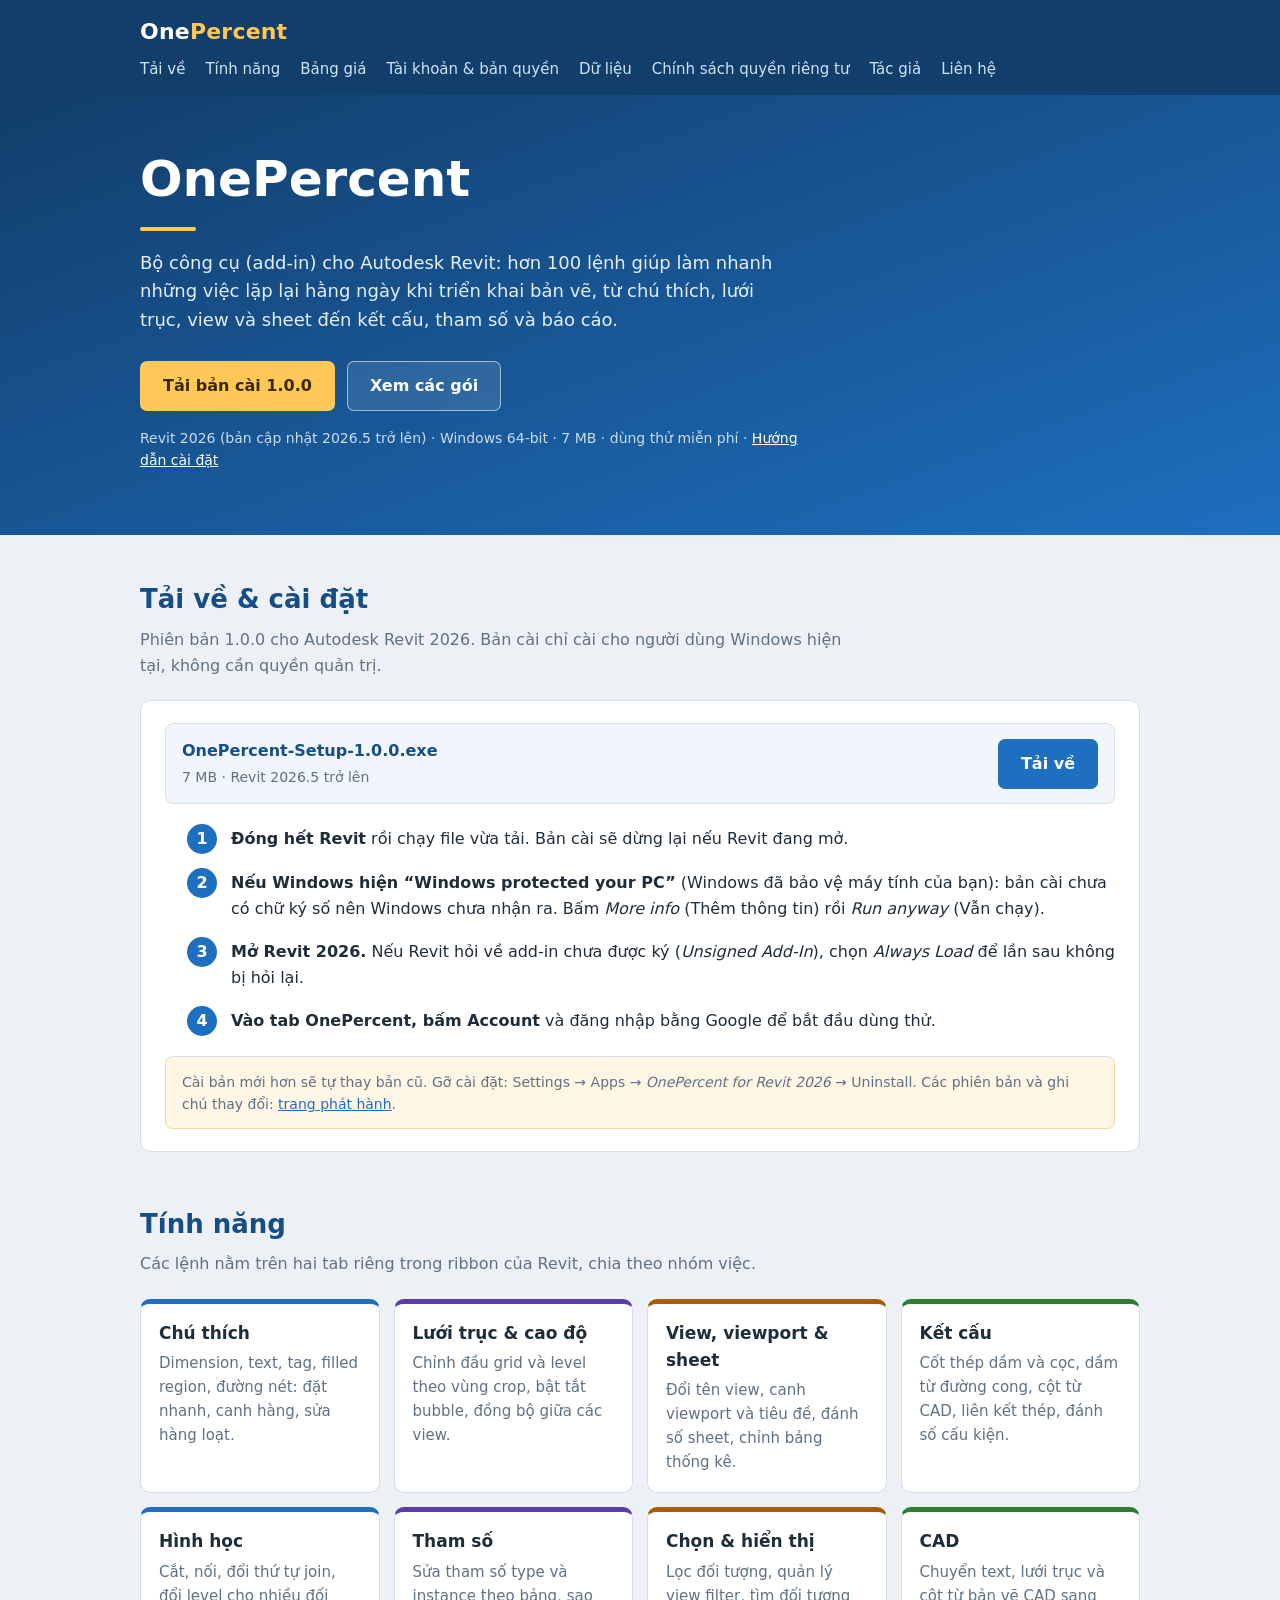
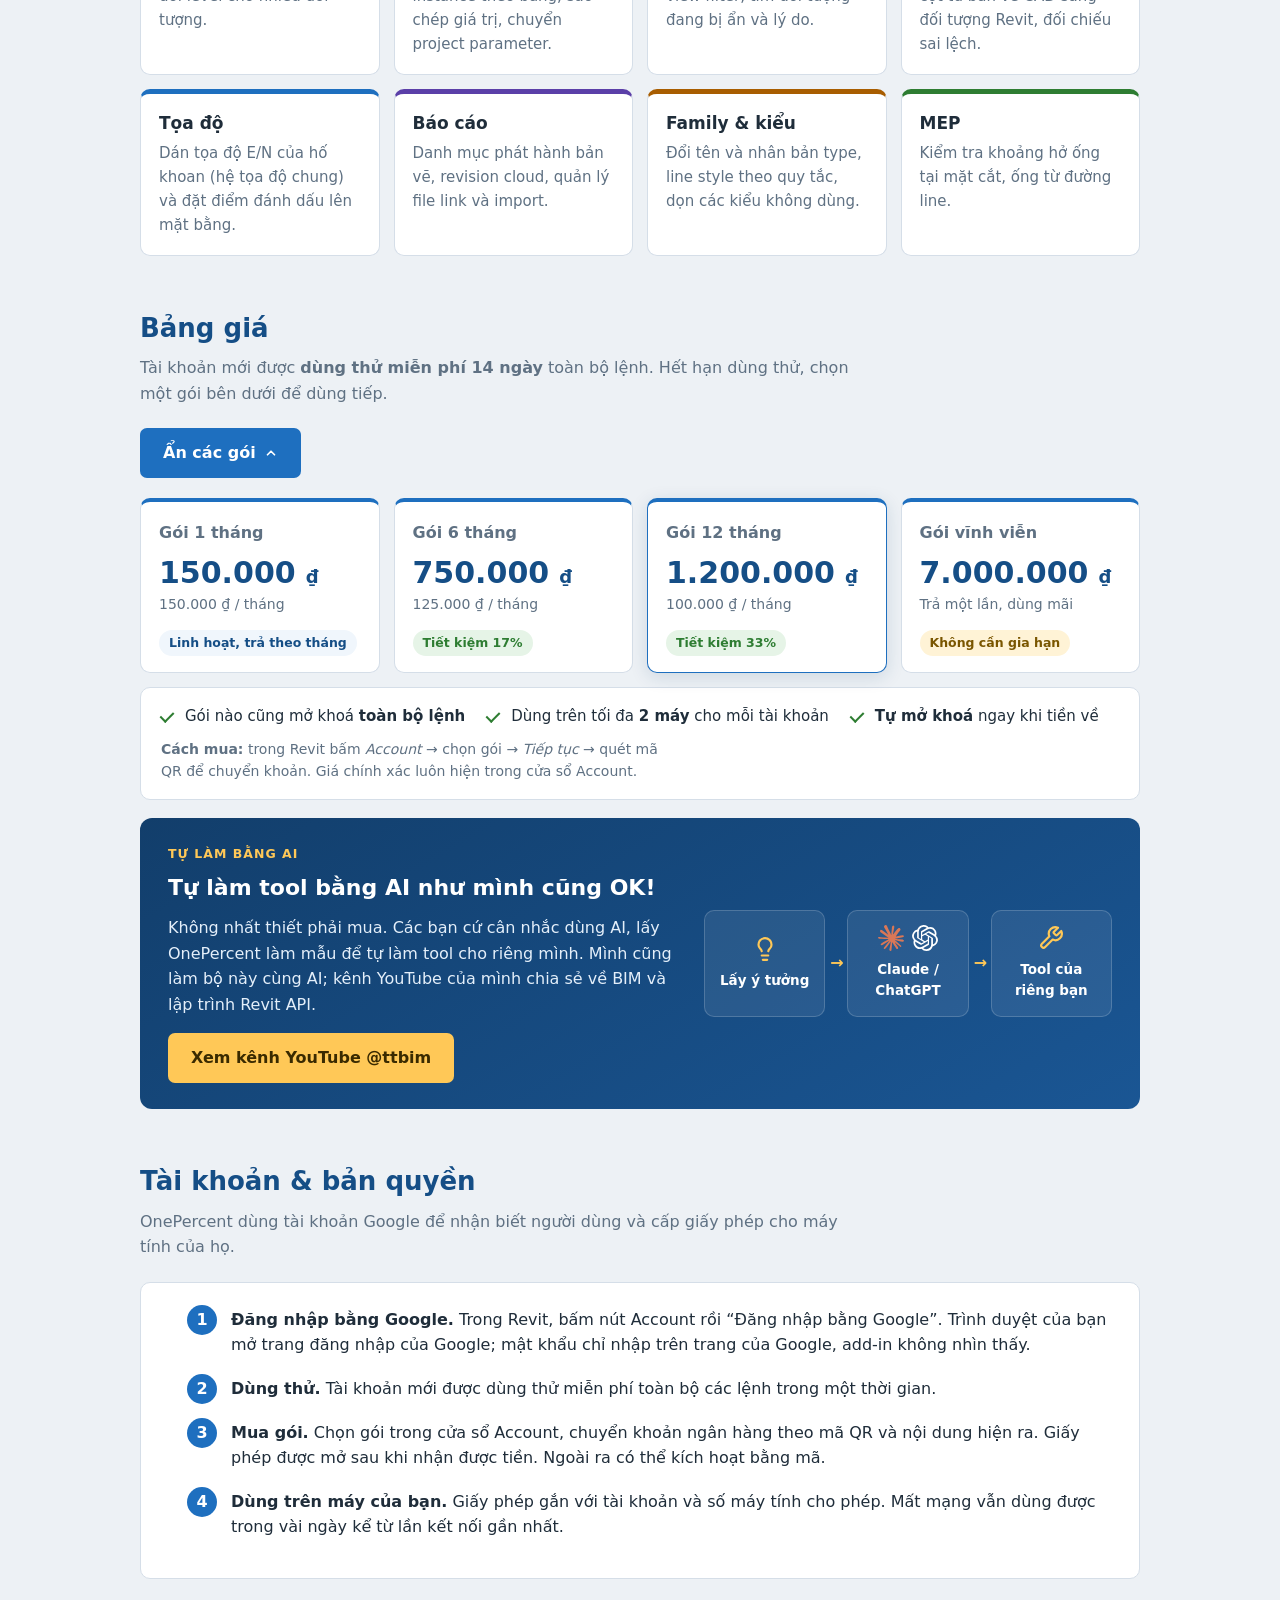
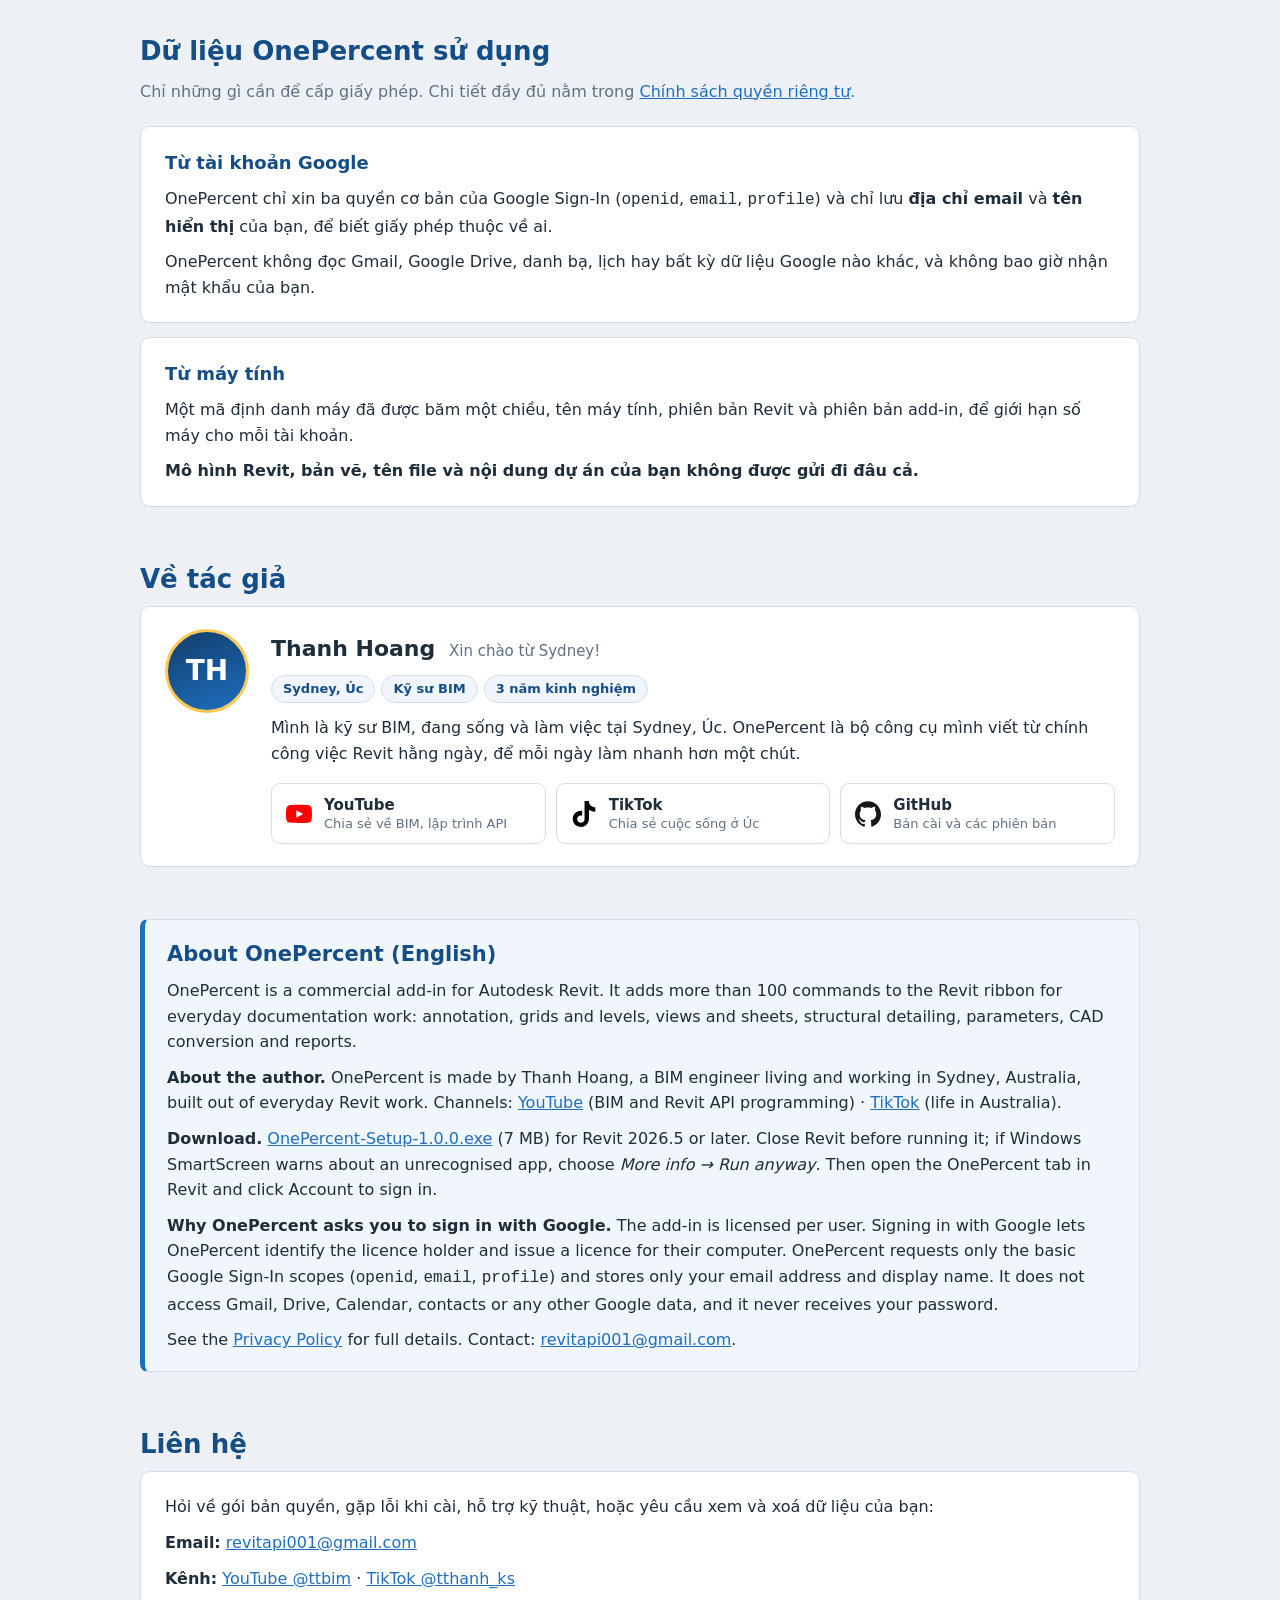
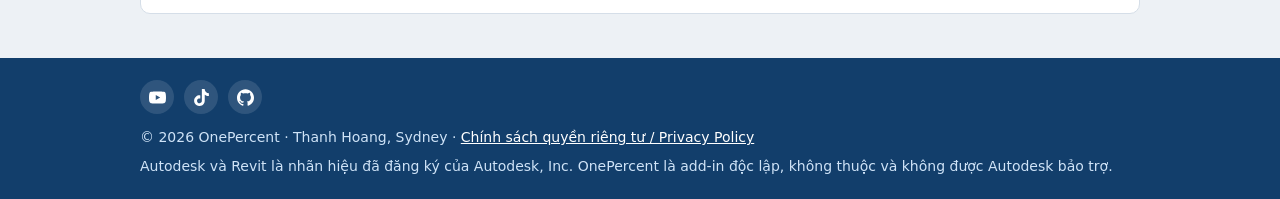
<file: index.html>
<!doctype html>
<html lang="vi">
<head>
  <meta charset="utf-8">
  <meta name="viewport" content="width=device-width, initial-scale=1">
  <title>OnePercent – Bộ công cụ cho Autodesk Revit</title>
  <meta name="description" content="OnePercent là bộ add-in cho Autodesk Revit: hơn 100 lệnh cho chú thích, lưới trục, view và sheet, kết cấu, tham số, CAD và báo cáo.">
  <link rel="icon" href="data:image/svg+xml,%3Csvg xmlns='http://www.w3.org/2000/svg' viewBox='0 0 32 32'%3E%3Crect width='32' height='32' rx='7' fill='%231e6fbf'/%3E%3Ctext x='16' y='22' font-family='Segoe UI,Arial' font-size='15' font-weight='700' text-anchor='middle' fill='%23fff'%3E1%25%3C/text%3E%3C/svg%3E">
  <link rel="stylesheet" href="style.css?v=4">
</head>
<body>

<svg width="0" height="0" style="position:absolute" aria-hidden="true">
  <symbol id="i-youtube" viewBox="0 0 24 24"><path d="M23.498 6.186a3.016 3.016 0 0 0-2.122-2.136C19.505 3.545 12 3.545 12 3.545s-7.505 0-9.377.505A3.017 3.017 0 0 0 .502 6.186C0 8.07 0 12 0 12s0 3.93.502 5.814a3.016 3.016 0 0 0 2.122 2.136c1.871.505 9.376.505 9.376.505s7.505 0 9.377-.505a3.015 3.015 0 0 0 2.122-2.136C24 15.93 24 12 24 12s0-3.93-.502-5.814zM9.545 15.568V8.432L15.818 12l-6.273 3.568z"/></symbol>
  <symbol id="i-tiktok" viewBox="0 0 24 24"><path d="M12.525.02c1.31-.02 2.61-.01 3.91-.02.08 1.53.63 3.09 1.75 4.17 1.12 1.11 2.7 1.62 4.24 1.79v4.03c-1.44-.05-2.89-.35-4.2-.97-.57-.26-1.1-.59-1.62-.93-.01 2.92.01 5.84-.02 8.75-.08 1.4-.54 2.79-1.35 3.94-1.31 1.92-3.58 3.17-5.91 3.21-1.43.08-2.86-.31-4.08-1.03-2.02-1.19-3.44-3.37-3.65-5.71-.02-.5-.03-1-.01-1.49.18-1.9 1.12-3.72 2.58-4.96 1.66-1.44 3.98-2.13 6.15-1.72.02 1.48-.04 2.96-.04 4.44-.99-.32-2.15-.23-3.02.37-.63.41-1.11 1.04-1.36 1.75-.21.51-.15 1.07-.14 1.61.24 1.64 1.82 3.02 3.5 2.87 1.12-.01 2.19-.66 2.77-1.61.19-.33.4-.67.41-1.06.1-1.79.06-3.57.07-5.36.01-4.03-.01-8.05.02-12.07z"/></symbol>
  <symbol id="i-claude" viewBox="0 0 24 24"><path d="m4.7144 15.9555 4.7174-2.6471.079-.2307-.079-.1275h-.2307l-.7893-.0486-2.6956-.0729-2.3375-.0971-2.2646-.1214-.5707-.1215-.5343-.7042.0546-.3522.4797-.3218.686.0608 1.5179.1032 2.2767.1578 1.6514.0972 2.4468.255h.3886l.0546-.1579-.1336-.0971-.1032-.0972L6.973 9.8356l-2.55-1.6879-1.3356-.9714-.7225-.4918-.3643-.4614-.1578-1.0078.6557-.7225.8803.0607.2246.0607.8925.686 1.9064 1.4754 2.4893 1.8336.3643.3035.1457-.1032.0182-.0728-.164-.2733-1.3539-2.4467-1.445-2.4893-.6435-1.032-.17-.6194c-.0607-.255-.1032-.4674-.1032-.7285L6.287.1335 6.6997 0l.9957.1336.419.3642.6192 1.4147 1.0018 2.2282 1.5543 3.0296.4553.8985.2429.8318.091.255h.1579v-.1457l.1275-1.706.2368-2.0947.2307-2.6957.0789-.7589.3764-.9107.7468-.4918.5828.2793.4797.686-.0668.4433-.2853 1.8517-.5586 2.9021-.3643 1.9429h.2125l.2429-.2429.9835-1.3053 1.6514-2.0643.7286-.8196.85-.9046.5464-.4311h1.0321l.759 1.1293-.34 1.1657-1.0625 1.3478-.8804 1.1414-1.2628 1.7-.7893 1.36.0729.1093.1882-.0183 2.8535-.607 1.5421-.2794 1.8396-.3157.8318.3886.091.3946-.3278.8075-1.967.4857-2.3072.4614-3.4364.8136-.0425.0304.0486.0607 1.5482.1457.6618.0364h1.621l3.0175.2247.7892.522.4736.6376-.079.4857-1.2142.6193-1.6393-.3886-3.825-.9107-1.3113-.3279h-.1822v.1093l1.0929 1.0686 2.0035 1.8092 2.5075 2.3314.1275.5768-.3218.4554-.34-.0486-2.2039-1.6575-.85-.7468-1.9246-1.621h-.1275v.17l.4432.6496 2.3436 3.5214.1214 1.0807-.17.3521-.6071.2125-.6679-.1214-1.3721-1.9246L14.38 17.959l-1.1414-1.9428-.1397.079-.674 7.2552-.3156.3703-.7286.2793-.6071-.4614-.3218-.7468.3218-1.4753.3886-1.9246.3157-1.53.2853-1.9004.17-.6314-.0121-.0425-.1397.0182-1.4328 1.9672-2.1796 2.9446-1.7243 1.8456-.4128.164-.7164-.3704.0667-.6618.4008-.5889 2.386-3.0357 1.4389-1.882.929-1.0868-.0062-.1579h-.0546l-6.3385 4.1164-1.1293.1457-.4857-.4554.0608-.7467.2307-.2429 1.9064-1.3114Z"/></symbol>
  <symbol id="i-chatgpt" viewBox="0 0 24 24"><path d="M22.2819 9.8211a5.9847 5.9847 0 0 0-.5157-4.9108 6.0462 6.0462 0 0 0-6.5098-2.9A6.0651 6.0651 0 0 0 4.9807 4.1818a5.9847 5.9847 0 0 0-3.9977 2.9 6.0462 6.0462 0 0 0 .7427 7.0966 5.98 5.98 0 0 0 .511 4.9107 6.051 6.051 0 0 0 6.5146 2.9001A5.9847 5.9847 0 0 0 13.2599 24a6.0557 6.0557 0 0 0 5.7718-4.2058 5.9894 5.9894 0 0 0 3.9977-2.9001 6.0557 6.0557 0 0 0-.7475-7.0729zm-9.022 12.6081a4.4755 4.4755 0 0 1-2.8764-1.0408l.1419-.0804 4.7783-2.7582a.7948.7948 0 0 0 .3927-.6813v-6.7369l2.02 1.1686a.071.071 0 0 1 .038.052v5.5826a4.504 4.504 0 0 1-4.4945 4.4944zm-9.6607-4.1254a4.4708 4.4708 0 0 1-.5346-3.0137l.142.0852 4.783 2.7582a.7712.7712 0 0 0 .7806 0l5.8428-3.3685v2.3324a.0804.0804 0 0 1-.0332.0615L9.74 19.9502a4.4992 4.4992 0 0 1-6.1408-1.6464zM2.3408 7.8956a4.485 4.485 0 0 1 2.3655-1.9728V11.6a.7664.7664 0 0 0 .3879.6765l5.8144 3.3543-2.0201 1.1685a.0757.0757 0 0 1-.071 0l-4.8303-2.7865A4.504 4.504 0 0 1 2.3408 7.872zm16.5963 3.8558L13.1038 8.364 15.1192 7.2a.0757.0757 0 0 1 .071 0l4.8303 2.7913a4.4944 4.4944 0 0 1-.6765 8.1042v-5.6772a.79.79 0 0 0-.407-.667zm2.0107-3.0231l-.142-.0852-4.7735-2.7818a.7759.7759 0 0 0-.7854 0L9.409 9.2297V6.8974a.0662.0662 0 0 1 .0284-.0615l4.8303-2.7866a4.4992 4.4992 0 0 1 6.6802 4.66zM8.3065 12.863l-2.02-1.1638a.0804.0804 0 0 1-.038-.0567V6.0742a4.4992 4.4992 0 0 1 7.3757-3.4537l-.142.0805L8.704 5.459a.7948.7948 0 0 0-.3927.6813zm1.0976-2.3654l2.602-1.4998 2.6069 1.4998v2.9994l-2.5974 1.4997-2.6067-1.4997Z"/></symbol>
  <symbol id="i-github" viewBox="0 0 24 24"><path d="M12 .297c-6.63 0-12 5.373-12 12 0 5.303 3.438 9.8 8.205 11.385.6.113.82-.258.82-.577 0-.285-.01-1.04-.015-2.04-3.338.724-4.042-1.61-4.042-1.61C4.422 18.07 3.633 17.7 3.633 17.7c-1.087-.744.084-.729.084-.729 1.205.084 1.838 1.236 1.838 1.236 1.07 1.835 2.809 1.305 3.495.998.108-.776.417-1.305.76-1.605-2.665-.3-5.466-1.332-5.466-5.93 0-1.31.465-2.38 1.235-3.22-.135-.303-.54-1.523.105-3.176 0 0 1.005-.322 3.3 1.23.96-.267 1.98-.399 3-.405 1.02.006 2.04.138 3 .405 2.28-1.552 3.285-1.23 3.285-1.23.645 1.653.24 2.873.12 3.176.765.84 1.23 1.91 1.23 3.22 0 4.61-2.805 5.625-5.475 5.92.42.36.81 1.096.81 2.22 0 1.606-.015 2.896-.015 3.286 0 .315.21.69.825.57C20.565 22.092 24 17.592 24 12.297c0-6.627-5.373-12-12-12"/></symbol>
</svg>

<header class="top">
  <div class="wrap">
    <a class="brand" href="index.html">One<span>Percent</span></a>
    <nav class="nav">
      <a href="#tai-ve">Tải về</a>
      <a href="#tinh-nang">Tính năng</a>
      <a href="#bang-gia" data-open-plans>Bảng giá</a>
      <a href="#ban-quyen">Tài khoản &amp; bản quyền</a>
      <a href="#du-lieu">Dữ liệu</a>
      <a href="privacy.html">Chính sách quyền riêng tư</a>
      <a href="#tac-gia">Tác giả</a>
      <a href="#lien-he">Liên hệ</a>
    </nav>
  </div>
</header>

<div class="hero">
  <div class="wrap">
    <h1>OnePercent</h1>
    <div class="rule"></div>
    <p>Bộ công cụ (add-in) cho Autodesk Revit: hơn 100 lệnh giúp làm nhanh những việc lặp lại hằng ngày khi triển khai bản vẽ, từ chú thích, lưới trục, view và sheet đến kết cấu, tham số và báo cáo.</p>
    <div class="buttons">
      <a class="btn primary" href="https://github.com/revitapi001-afk/OnePercent/releases/download/v1.0.0/OnePercent-Setup-1.0.0.exe">Tải bản cài 1.0.0</a>
      <a class="btn ghost" href="#bang-gia" data-open-plans>Xem các gói</a>
    </div>
    <p class="meta">Revit 2026 (bản cập nhật 2026.5 trở lên) · Windows 64&#8209;bit · 7 MB · dùng thử miễn phí · <a href="#tai-ve">Hướng dẫn cài đặt</a></p>
  </div>
</div>

<main>

  <section id="tai-ve">
    <div class="wrap">
      <h2>Tải về &amp; cài đặt</h2>
      <p class="lead">Phiên bản 1.0.0 cho Autodesk Revit 2026. Bản cài chỉ cài cho người dùng Windows hiện tại, không cần quyền quản trị.</p>
      <div class="panel download">
        <div class="download-file">
          <div>
            <strong>OnePercent-Setup-1.0.0.exe</strong>
            <span>7 MB · Revit 2026.5 trở lên</span>
          </div>
          <a class="btn solid" href="https://github.com/revitapi001-afk/OnePercent/releases/download/v1.0.0/OnePercent-Setup-1.0.0.exe">Tải về</a>
        </div>
        <ol class="steps">
          <li><strong>Đóng hết Revit</strong> rồi chạy file vừa tải. Bản cài sẽ dừng lại nếu Revit đang mở.</li>
          <li><strong>Nếu Windows hiện “Windows protected your PC”</strong> (Windows đã bảo vệ máy tính của bạn): bản cài chưa có chữ ký số nên Windows chưa nhận ra. Bấm <em>More info</em> (Thêm thông tin) rồi <em>Run anyway</em> (Vẫn chạy).</li>
          <li><strong>Mở Revit 2026.</strong> Nếu Revit hỏi về add-in chưa được ký (<em>Unsigned Add-In</em>), chọn <em>Always Load</em> để lần sau không bị hỏi lại.</li>
          <li><strong>Vào tab OnePercent, bấm Account</strong> và đăng nhập bằng Google để bắt đầu dùng thử.</li>
        </ol>
        <p class="note">Cài bản mới hơn sẽ tự thay bản cũ. Gỡ cài đặt: Settings → Apps → <em>OnePercent for Revit 2026</em> → Uninstall. Các phiên bản và ghi chú thay đổi: <a href="https://github.com/revitapi001-afk/OnePercent/releases">trang phát hành</a>.</p>
      </div>
    </div>
  </section>

  <section id="tinh-nang">
    <div class="wrap">
      <h2>Tính năng</h2>
      <p class="lead">Các lệnh nằm trên hai tab riêng trong ribbon của Revit, chia theo nhóm việc.</p>
      <div class="grid">
        <div class="card"><h3>Chú thích</h3><p>Dimension, text, tag, filled region, đường nét: đặt nhanh, canh hàng, sửa hàng loạt.</p></div>
        <div class="card"><h3>Lưới trục &amp; cao độ</h3><p>Chỉnh đầu grid và level theo vùng crop, bật tắt bubble, đồng bộ giữa các view.</p></div>
        <div class="card"><h3>View, viewport &amp; sheet</h3><p>Đổi tên view, canh viewport và tiêu đề, đánh số sheet, chỉnh bảng thống kê.</p></div>
        <div class="card"><h3>Kết cấu</h3><p>Cốt thép dầm và cọc, dầm từ đường cong, cột từ CAD, liên kết thép, đánh số cấu kiện.</p></div>
        <div class="card"><h3>Hình học</h3><p>Cắt, nối, đổi thứ tự join, đổi level cho nhiều đối tượng.</p></div>
        <div class="card"><h3>Tham số</h3><p>Sửa tham số type và instance theo bảng, sao chép giá trị, chuyển project parameter.</p></div>
        <div class="card"><h3>Chọn &amp; hiển thị</h3><p>Lọc đối tượng, quản lý view filter, tìm đối tượng đang bị ẩn và lý do.</p></div>
        <div class="card"><h3>CAD</h3><p>Chuyển text, lưới trục và cột từ bản vẽ CAD sang đối tượng Revit, đối chiếu sai lệch.</p></div>
        <div class="card"><h3>Tọa độ</h3><p>Dán tọa độ E/N của hố khoan (hệ tọa độ chung) và đặt điểm đánh dấu lên mặt bằng.</p></div>
        <div class="card"><h3>Báo cáo</h3><p>Danh mục phát hành bản vẽ, revision cloud, quản lý file link và import.</p></div>
        <div class="card"><h3>Family &amp; kiểu</h3><p>Đổi tên và nhân bản type, line style theo quy tắc, dọn các kiểu không dùng.</p></div>
        <div class="card"><h3>MEP</h3><p>Kiểm tra khoảng hở ống tại mặt cắt, ống từ đường line.</p></div>
      </div>
    </div>
  </section>

  <section id="bang-gia">
    <div class="wrap">
      <h2>Bảng giá</h2>
      <p class="lead">Tài khoản mới được <strong>dùng thử miễn phí 14 ngày</strong> toàn bộ lệnh. Hết hạn dùng thử, chọn một gói bên dưới để dùng tiếp.</p>
      <button type="button" class="btn solid show-plans" aria-expanded="true" aria-controls="plans-body">
        <span class="when-closed">Xem các gói</span><span class="when-open">Ẩn các gói</span>
        <svg width="14" height="14" viewBox="0 0 24 24" aria-hidden="true"><path d="M6 9l6 6 6-6" fill="none" stroke="currentColor" stroke-width="3" stroke-linecap="round" stroke-linejoin="round"/></svg>
      </button>

      <div id="plans-body" class="plans-body">
        <div class="plans">
          <div class="plan">
            <h3>Gói 1 tháng</h3>
            <p class="price">150.000 <small>₫</small></p>
            <p class="per">150.000 ₫ / tháng</p>
            <span class="tag muted">Linh hoạt, trả theo tháng</span>
          </div>
          <div class="plan">
            <h3>Gói 6 tháng</h3>
            <p class="price">750.000 <small>₫</small></p>
            <p class="per">125.000 ₫ / tháng</p>
            <span class="tag save">Tiết kiệm 17%</span>
          </div>
          <div class="plan best">
            <h3>Gói 12 tháng</h3>
            <p class="price">1.200.000 <small>₫</small></p>
            <p class="per">100.000 ₫ / tháng</p>
            <span class="tag save">Tiết kiệm 33%</span>
          </div>
          <div class="plan">
            <h3>Gói vĩnh viễn</h3>
            <p class="price">7.000.000 <small>₫</small></p>
            <p class="per">Trả một lần, dùng mãi</p>
            <span class="tag gold">Không cần gia hạn</span>
          </div>
        </div>

        <div class="plan-info">
          <ul class="ticks">
            <li>Gói nào cũng mở khoá <strong>toàn bộ lệnh</strong></li>
            <li>Dùng trên tối đa <strong>2 máy</strong> cho mỗi tài khoản</li>
            <li><strong>Tự mở khoá</strong> ngay khi tiền về</li>
          </ul>
          <p class="how"><strong>Cách mua:</strong> trong Revit bấm <em>Account</em> → chọn gói → <em>Tiếp tục</em> → quét mã QR để chuyển khoản. Giá chính xác luôn hiện trong cửa sổ Account.</p>
        </div>

        <div class="ai-box">
          <div class="ai-text">
            <p class="kicker">TỰ LÀM BẰNG AI</p>
            <h3>Tự làm tool bằng AI như mình cũng OK!</h3>
            <p>Không nhất thiết phải mua. Các bạn cứ cân nhắc dùng AI, lấy OnePercent làm mẫu để tự làm tool cho riêng mình. Mình cũng làm bộ này cùng AI; kênh YouTube của mình chia sẻ về BIM và lập trình Revit API.</p>
            <a class="btn primary" href="https://www.youtube.com/@ttbim" target="_blank" rel="noopener">Xem kênh YouTube @ttbim</a>
          </div>
          <ol class="ai-flow" aria-label="Quy trình tự làm tool bằng AI">
            <li>
              <svg width="26" height="26" viewBox="0 0 24 24" aria-hidden="true" class="stroke"><path d="M15 14c.2-1 .7-1.7 1.5-2.5 1-.9 1.5-2.2 1.5-3.5A6 6 0 0 0 6 8c0 1 .2 2.2 1.5 3.5.7.7 1.3 1.5 1.5 2.5"/><path d="M9 18h6"/><path d="M10 22h4"/></svg>
              <span>Lấy ý tưởng</span>
            </li>
            <li class="ai-tools">
              <span class="pair">
                <svg width="26" height="26" aria-hidden="true" class="claude"><use href="#i-claude"/></svg>
                <svg width="26" height="26" aria-hidden="true" class="gpt"><use href="#i-chatgpt"/></svg>
              </span>
              <span>Claude / ChatGPT</span>
            </li>
            <li>
              <svg width="26" height="26" viewBox="0 0 24 24" aria-hidden="true" class="stroke"><path d="M14.7 6.3a1 1 0 0 0 0 1.4l1.6 1.6a1 1 0 0 0 1.4 0l3.77-3.77a6 6 0 0 1-7.94 7.94l-6.91 6.91a2.12 2.12 0 0 1-3-3l6.91-6.91a6 6 0 0 1 7.94-7.94l-3.76 3.76z"/></svg>
              <span>Tool của riêng bạn</span>
            </li>
          </ol>
        </div>
      </div>
    </div>
  </section>

  <section id="ban-quyen">
    <div class="wrap">
      <h2>Tài khoản &amp; bản quyền</h2>
      <p class="lead">OnePercent dùng tài khoản Google để nhận biết người dùng và cấp giấy phép cho máy tính của họ.</p>
      <div class="panel">
        <ol class="steps">
          <li><strong>Đăng nhập bằng Google.</strong> Trong Revit, bấm nút Account rồi “Đăng nhập bằng Google”. Trình duyệt của bạn mở trang đăng nhập của Google; mật khẩu chỉ nhập trên trang của Google, add-in không nhìn thấy.</li>
          <li><strong>Dùng thử.</strong> Tài khoản mới được dùng thử miễn phí toàn bộ các lệnh trong một thời gian.</li>
          <li><strong>Mua gói.</strong> Chọn gói trong cửa sổ Account, chuyển khoản ngân hàng theo mã QR và nội dung hiện ra. Giấy phép được mở sau khi nhận được tiền. Ngoài ra có thể kích hoạt bằng mã.</li>
          <li><strong>Dùng trên máy của bạn.</strong> Giấy phép gắn với tài khoản và số máy tính cho phép. Mất mạng vẫn dùng được trong vài ngày kể từ lần kết nối gần nhất.</li>
        </ol>
      </div>
    </div>
  </section>

  <section id="du-lieu">
    <div class="wrap">
      <h2>Dữ liệu OnePercent sử dụng</h2>
      <p class="lead">Chỉ những gì cần để cấp giấy phép. Chi tiết đầy đủ nằm trong <a href="privacy.html">Chính sách quyền riêng tư</a>.</p>
      <div class="panel">
        <h3>Từ tài khoản Google</h3>
        <p>OnePercent chỉ xin ba quyền cơ bản của Google Sign-In (<code>openid</code>, <code>email</code>, <code>profile</code>) và chỉ lưu <strong>địa chỉ email</strong> và <strong>tên hiển thị</strong> của bạn, để biết giấy phép thuộc về ai.</p>
        <p>OnePercent không đọc Gmail, Google Drive, danh bạ, lịch hay bất kỳ dữ liệu Google nào khác, và không bao giờ nhận mật khẩu của bạn.</p>
      </div>
      <div class="panel">
        <h3>Từ máy tính</h3>
        <p>Một mã định danh máy đã được băm một chiều, tên máy tính, phiên bản Revit và phiên bản add-in, để giới hạn số máy cho mỗi tài khoản.</p>
        <p><strong>Mô hình Revit, bản vẽ, tên file và nội dung dự án của bạn không được gửi đi đâu cả.</strong></p>
      </div>
    </div>
  </section>

  <section id="tac-gia">
    <div class="wrap">
      <h2>Về tác giả</h2>
      <div class="panel author">
        <div class="avatar" aria-hidden="true">TH</div>
        <div class="author-body">
          <h3>Thanh Hoang <span>Xin chào từ Sydney!</span></h3>
          <ul class="chips">
            <li>Sydney, Úc</li>
            <li>Kỹ sư BIM</li>
            <li>3 năm kinh nghiệm</li>
          </ul>
          <p>Mình là kỹ sư BIM, đang sống và làm việc tại Sydney, Úc. OnePercent là bộ công cụ mình viết từ chính công việc Revit hằng ngày, để mỗi ngày làm nhanh hơn một chút.</p>
          <div class="socials">
            <a class="social yt" href="https://www.youtube.com/@ttbim" target="_blank" rel="noopener">
              <svg width="26" height="26" aria-hidden="true"><use href="#i-youtube"/></svg>
              <span><strong>YouTube</strong>Chia sẻ về BIM, lập trình API</span>
            </a>
            <a class="social tt" href="https://www.tiktok.com/@tthanh_ks" target="_blank" rel="noopener">
              <svg width="26" height="26" aria-hidden="true"><use href="#i-tiktok"/></svg>
              <span><strong>TikTok</strong>Chia sẻ cuộc sống ở Úc</span>
            </a>
            <a class="social gh" href="https://github.com/revitapi001-afk" target="_blank" rel="noopener">
              <svg width="26" height="26" aria-hidden="true"><use href="#i-github"/></svg>
              <span><strong>GitHub</strong>Bản cài và các phiên bản</span>
            </a>
          </div>
        </div>
      </div>
    </div>
  </section>

  <section id="english">
    <div class="wrap">
      <div class="english" lang="en">
        <h2>About OnePercent (English)</h2>
        <p>OnePercent is a commercial add-in for Autodesk Revit. It adds more than 100 commands to the Revit ribbon for everyday documentation work: annotation, grids and levels, views and sheets, structural detailing, parameters, CAD conversion and reports.</p>
        <p><strong>About the author.</strong> OnePercent is made by Thanh Hoang, a BIM engineer living and working in Sydney, Australia, built out of everyday Revit work. Channels: <a href="https://www.youtube.com/@ttbim">YouTube</a> (BIM and Revit API programming) · <a href="https://www.tiktok.com/@tthanh_ks">TikTok</a> (life in Australia).</p>
        <p><strong>Download.</strong> <a href="https://github.com/revitapi001-afk/OnePercent/releases/download/v1.0.0/OnePercent-Setup-1.0.0.exe">OnePercent-Setup-1.0.0.exe</a> (7 MB) for Revit 2026.5 or later. Close Revit before running it; if Windows SmartScreen warns about an unrecognised app, choose <em>More info → Run anyway</em>. Then open the OnePercent tab in Revit and click Account to sign in.</p>
        <p><strong>Why OnePercent asks you to sign in with Google.</strong> The add-in is licensed per user. Signing in with Google lets OnePercent identify the licence holder and issue a licence for their computer. OnePercent requests only the basic Google Sign-In scopes (<code>openid</code>, <code>email</code>, <code>profile</code>) and stores only your email address and display name. It does not access Gmail, Drive, Calendar, contacts or any other Google data, and it never receives your password.</p>
        <p>See the <a href="privacy.html">Privacy Policy</a> for full details. Contact: <a href="mailto:revitapi001@gmail.com">revitapi001@gmail.com</a>.</p>
      </div>
    </div>
  </section>

  <section id="lien-he">
    <div class="wrap">
      <h2>Liên hệ</h2>
      <div class="panel">
        <p>Hỏi về gói bản quyền, gặp lỗi khi cài, hỗ trợ kỹ thuật, hoặc yêu cầu xem và xoá dữ liệu của bạn:</p>
        <p><strong>Email:</strong> <a href="mailto:revitapi001@gmail.com">revitapi001@gmail.com</a></p>
        <p><strong>Kênh:</strong> <a href="https://www.youtube.com/@ttbim" target="_blank" rel="noopener">YouTube @ttbim</a> · <a href="https://www.tiktok.com/@tthanh_ks" target="_blank" rel="noopener">TikTok @tthanh_ks</a></p>
      </div>
    </div>
  </section>

</main>

<footer>
  <div class="wrap">
    <div class="foot-social">
      <a href="https://www.youtube.com/@ttbim" target="_blank" rel="noopener" aria-label="YouTube"><svg width="26" height="26" aria-hidden="true"><use href="#i-youtube"/></svg></a>
      <a href="https://www.tiktok.com/@tthanh_ks" target="_blank" rel="noopener" aria-label="TikTok"><svg width="26" height="26" aria-hidden="true"><use href="#i-tiktok"/></svg></a>
      <a href="https://github.com/revitapi001-afk" target="_blank" rel="noopener" aria-label="GitHub"><svg width="26" height="26" aria-hidden="true"><use href="#i-github"/></svg></a>
    </div>
    <p>© 2026 OnePercent · Thanh Hoang, Sydney · <a href="privacy.html">Chính sách quyền riêng tư / Privacy Policy</a></p>
    <p>Autodesk và Revit là nhãn hiệu đã đăng ký của Autodesk, Inc. OnePercent là add-in độc lập, không thuộc và không được Autodesk bảo trợ.</p>
  </div>
</footer>

<script>
  // "Xem các gói" / "Ẩn các gói": the plans start open (user's choice); the button folds them away.
  (function () {
    var body = document.getElementById('plans-body');
    var button = document.querySelector('.show-plans');
    if (!body || !button) return;

    function setOpen(open) {
      body.hidden = !open;
      button.setAttribute('aria-expanded', open ? 'true' : 'false');
    }

    setOpen(true);
    button.addEventListener('click', function () { setOpen(body.hidden); });

    var links = document.querySelectorAll('[data-open-plans]');
    for (var i = 0; i < links.length; i++) {
      links[i].addEventListener('click', function () { setOpen(true); });
    }
    window.addEventListener('hashchange', function () {
      if (location.hash === '#bang-gia') setOpen(true);
    });
  })();
</script>

</body>
</html>
</file>
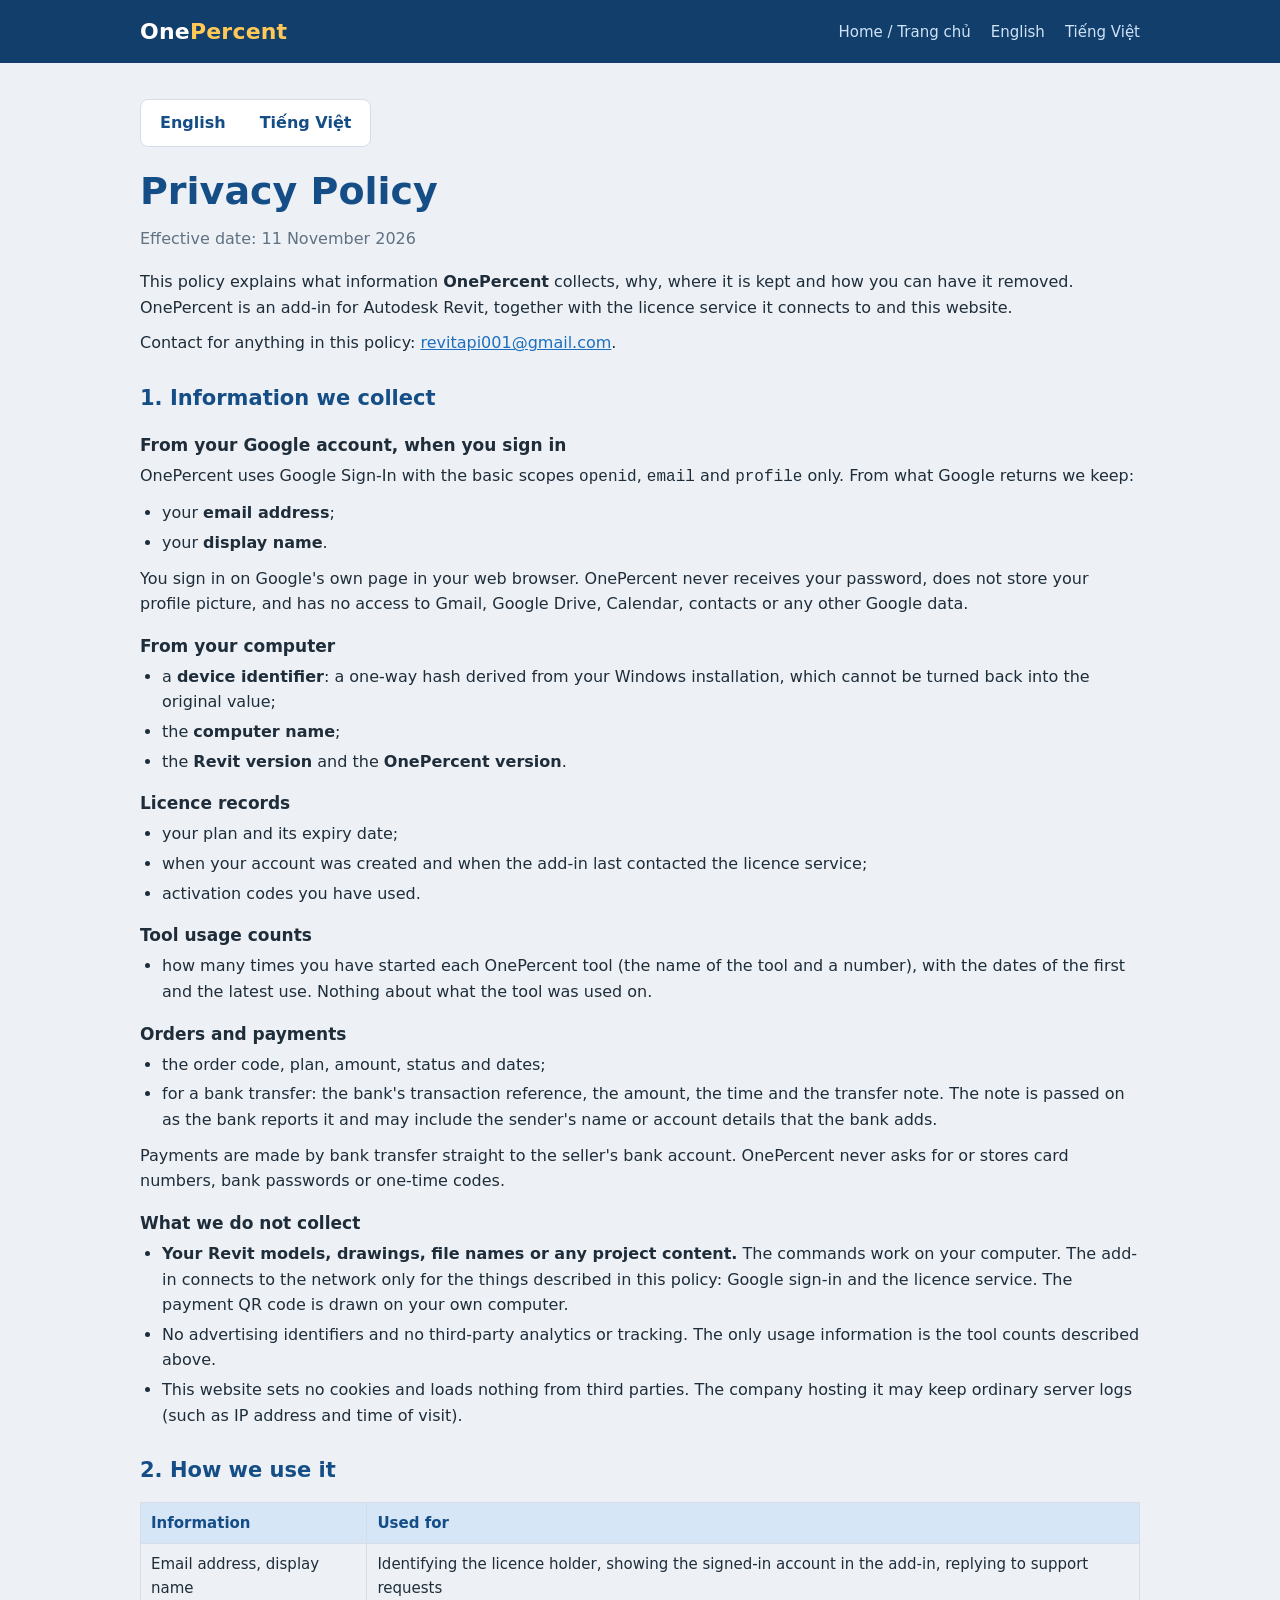
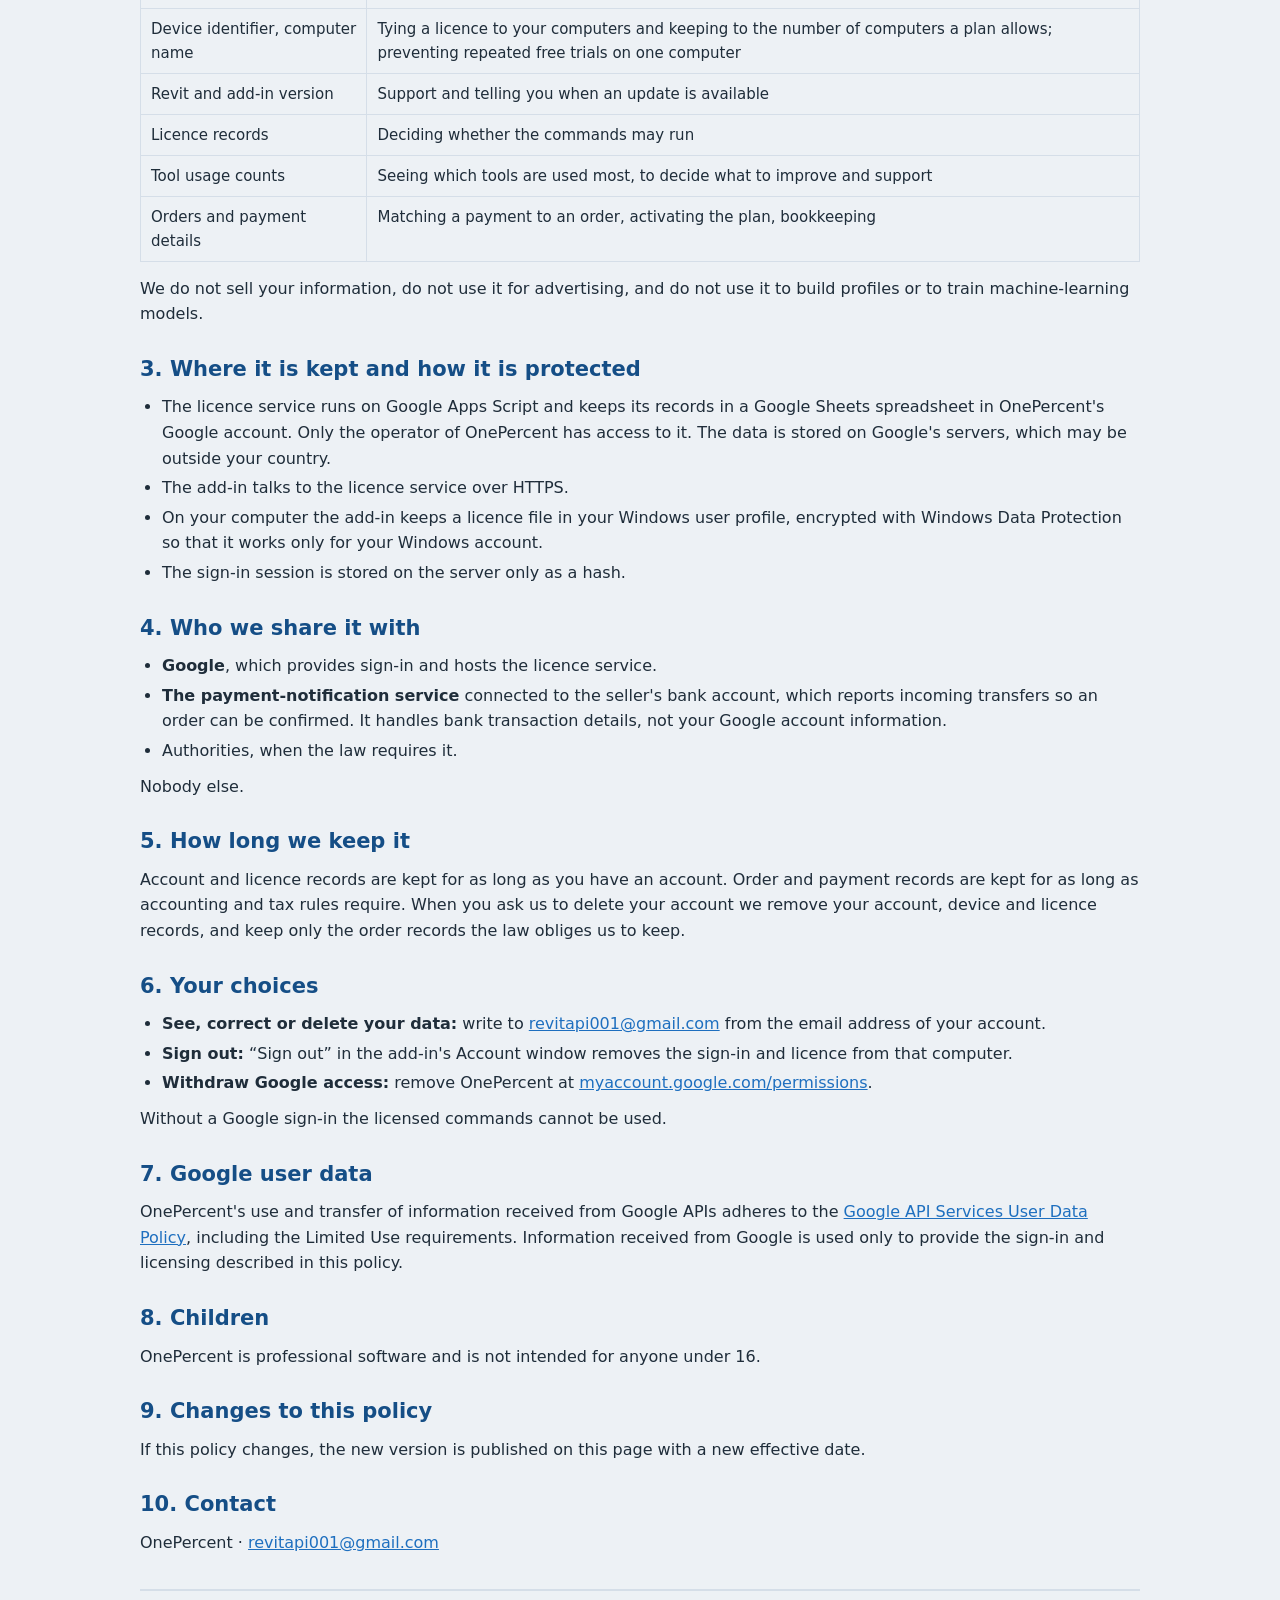
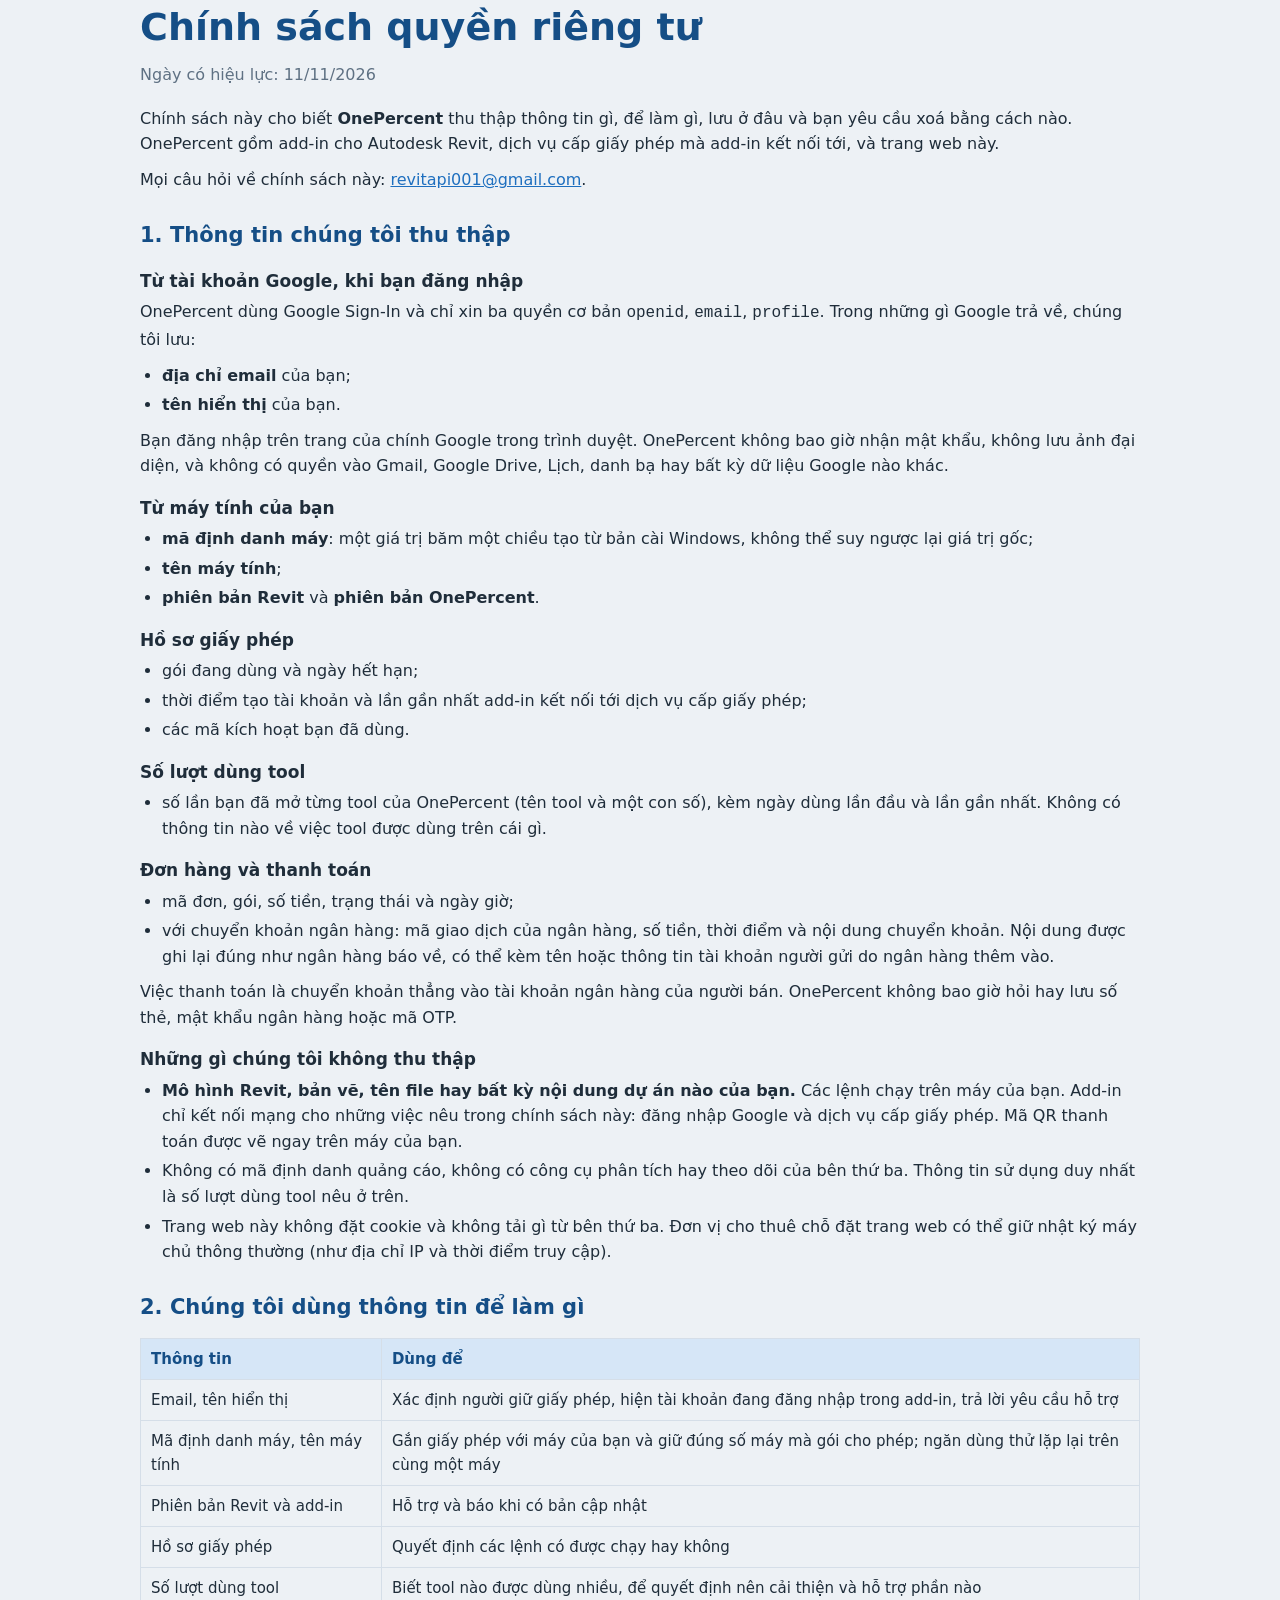
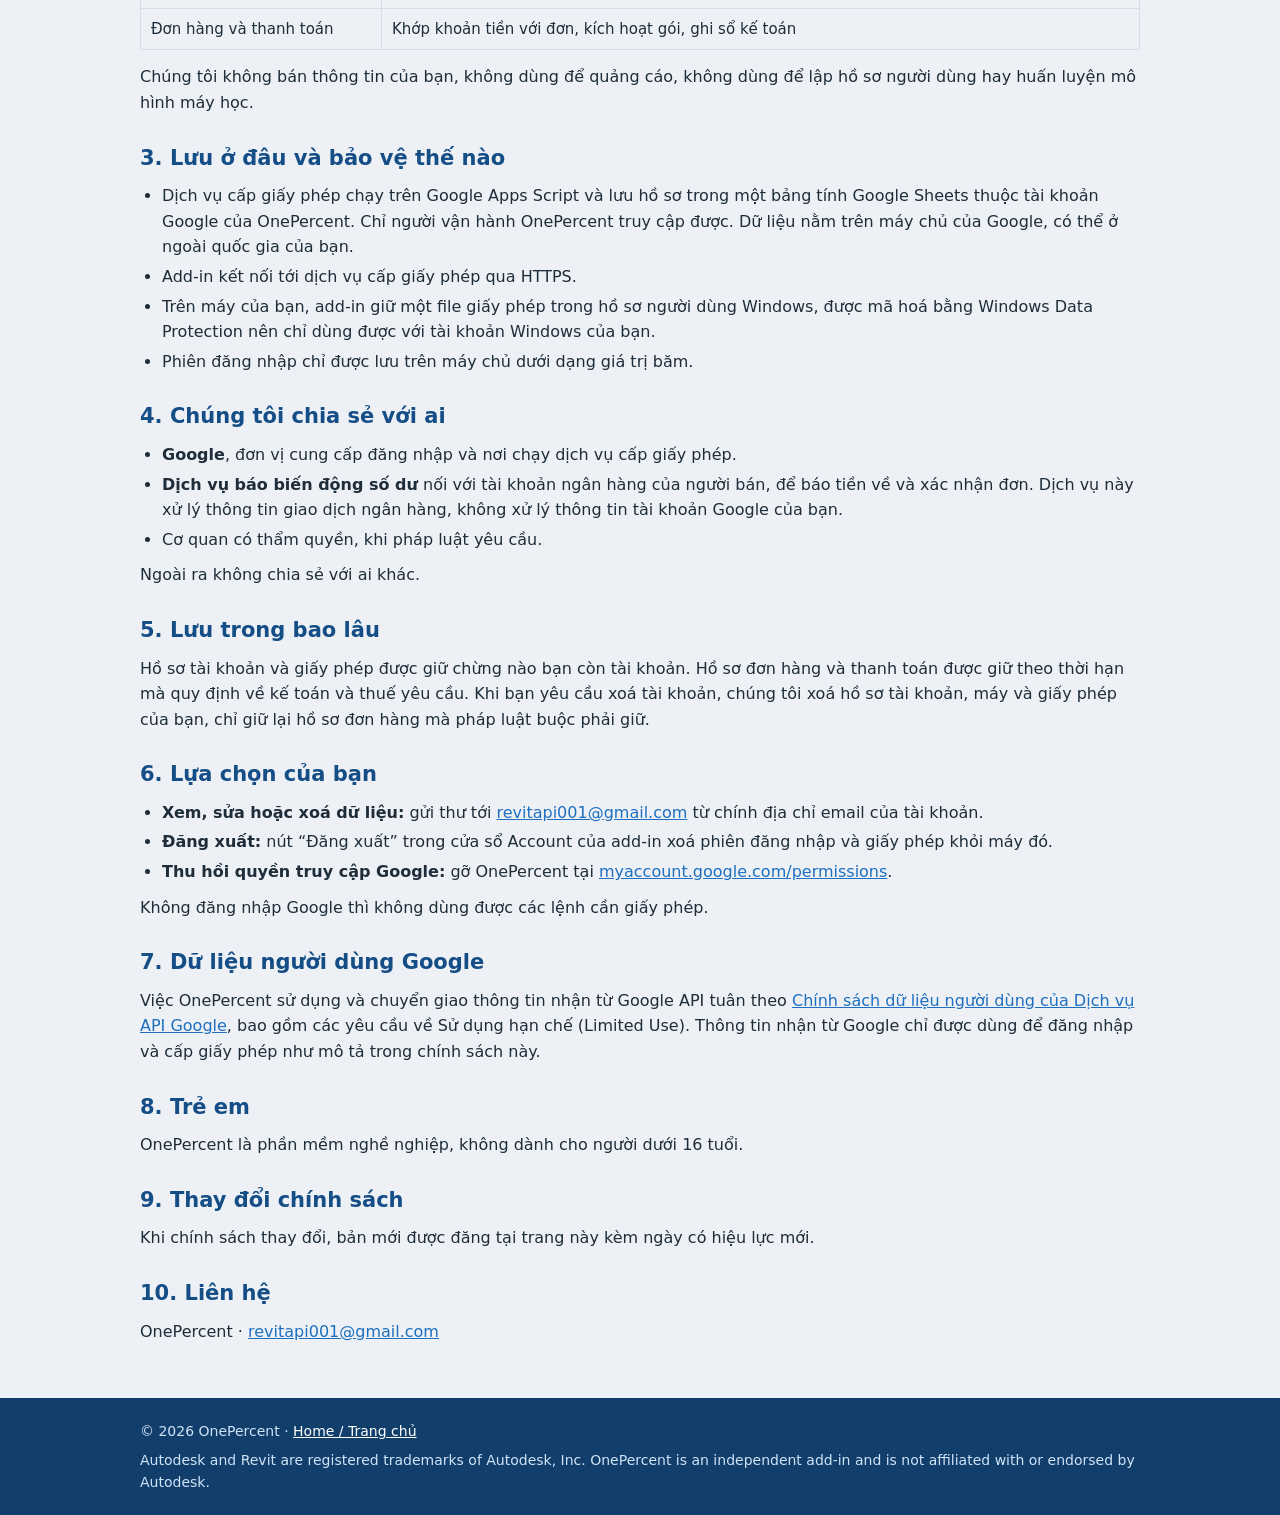
<file: privacy.html>
<!doctype html>
<html lang="en">
<head>
  <meta charset="utf-8">
  <meta name="viewport" content="width=device-width, initial-scale=1">
  <title>Privacy Policy – OnePercent</title>
  <meta name="description" content="What information the OnePercent add-in for Autodesk Revit collects, why, where it is kept and how to have it removed.">
  <link rel="icon" href="data:image/svg+xml,%3Csvg xmlns='http://www.w3.org/2000/svg' viewBox='0 0 32 32'%3E%3Crect width='32' height='32' rx='7' fill='%231e6fbf'/%3E%3Ctext x='16' y='22' font-family='Segoe UI,Arial' font-size='15' font-weight='700' text-anchor='middle' fill='%23fff'%3E1%25%3C/text%3E%3C/svg%3E">
  <link rel="stylesheet" href="style.css?v=4">
</head>
<body>

<header class="top">
  <div class="wrap">
    <a class="brand" href="index.html">One<span>Percent</span></a>
    <nav class="nav">
      <a href="index.html">Home / Trang chủ</a>
      <a href="#english">English</a>
      <a href="#tieng-viet">Tiếng Việt</a>
    </nav>
  </div>
</header>

<main class="doc">
  <div class="wrap">

    <div class="switch">
      <a href="#english">English</a>
      <a href="#tieng-viet">Tiếng Việt</a>
    </div>

    <!-- ============================== ENGLISH ============================== -->
    <article id="english" lang="en">
      <h1>Privacy Policy</h1>
      <p class="date">Effective date: 11 November 2026</p>

      <p>This policy explains what information <strong>OnePercent</strong> collects, why, where it is kept and how you can have it removed. OnePercent is an add-in for Autodesk Revit, together with the licence service it connects to and this website.</p>
      <p>Contact for anything in this policy: <a href="mailto:revitapi001@gmail.com">revitapi001@gmail.com</a>.</p>

      <h2>1. Information we collect</h2>

      <h3>From your Google account, when you sign in</h3>
      <p>OnePercent uses Google Sign-In with the basic scopes <code>openid</code>, <code>email</code> and <code>profile</code> only. From what Google returns we keep:</p>
      <ul>
        <li>your <strong>email address</strong>;</li>
        <li>your <strong>display name</strong>.</li>
      </ul>
      <p>You sign in on Google's own page in your web browser. OnePercent never receives your password, does not store your profile picture, and has no access to Gmail, Google Drive, Calendar, contacts or any other Google data.</p>

      <h3>From your computer</h3>
      <ul>
        <li>a <strong>device identifier</strong>: a one-way hash derived from your Windows installation, which cannot be turned back into the original value;</li>
        <li>the <strong>computer name</strong>;</li>
        <li>the <strong>Revit version</strong> and the <strong>OnePercent version</strong>.</li>
      </ul>

      <h3>Licence records</h3>
      <ul>
        <li>your plan and its expiry date;</li>
        <li>when your account was created and when the add-in last contacted the licence service;</li>
        <li>activation codes you have used.</li>
      </ul>

      <h3>Tool usage counts</h3>
      <ul>
        <li>how many times you have started each OnePercent tool (the name of the tool and a number), with the dates of the first and the latest use. Nothing about what the tool was used on.</li>
      </ul>

      <h3>Orders and payments</h3>
      <ul>
        <li>the order code, plan, amount, status and dates;</li>
        <li>for a bank transfer: the bank's transaction reference, the amount, the time and the transfer note. The note is passed on as the bank reports it and may include the sender's name or account details that the bank adds.</li>
      </ul>
      <p>Payments are made by bank transfer straight to the seller's bank account. OnePercent never asks for or stores card numbers, bank passwords or one-time codes.</p>

      <h3>What we do not collect</h3>
      <ul>
        <li><strong>Your Revit models, drawings, file names or any project content.</strong> The commands work on your computer. The add-in connects to the network only for the things described in this policy: Google sign-in and the licence service. The payment QR code is drawn on your own computer.</li>
        <li>No advertising identifiers and no third-party analytics or tracking. The only usage information is the tool counts described above.</li>
        <li>This website sets no cookies and loads nothing from third parties. The company hosting it may keep ordinary server logs (such as IP address and time of visit).</li>
      </ul>

      <h2>2. How we use it</h2>
      <div class="table-scroll">
        <table>
          <tr><th>Information</th><th>Used for</th></tr>
          <tr><td>Email address, display name</td><td>Identifying the licence holder, showing the signed-in account in the add-in, replying to support requests</td></tr>
          <tr><td>Device identifier, computer name</td><td>Tying a licence to your computers and keeping to the number of computers a plan allows; preventing repeated free trials on one computer</td></tr>
          <tr><td>Revit and add-in version</td><td>Support and telling you when an update is available</td></tr>
          <tr><td>Licence records</td><td>Deciding whether the commands may run</td></tr>
          <tr><td>Tool usage counts</td><td>Seeing which tools are used most, to decide what to improve and support</td></tr>
          <tr><td>Orders and payment details</td><td>Matching a payment to an order, activating the plan, bookkeeping</td></tr>
        </table>
      </div>
      <p>We do not sell your information, do not use it for advertising, and do not use it to build profiles or to train machine-learning models.</p>

      <h2>3. Where it is kept and how it is protected</h2>
      <ul>
        <li>The licence service runs on Google Apps Script and keeps its records in a Google Sheets spreadsheet in OnePercent's Google account. Only the operator of OnePercent has access to it. The data is stored on Google's servers, which may be outside your country.</li>
        <li>The add-in talks to the licence service over HTTPS.</li>
        <li>On your computer the add-in keeps a licence file in your Windows user profile, encrypted with Windows Data Protection so that it works only for your Windows account.</li>
        <li>The sign-in session is stored on the server only as a hash.</li>
      </ul>

      <h2>4. Who we share it with</h2>
      <ul>
        <li><strong>Google</strong>, which provides sign-in and hosts the licence service.</li>
        <li><strong>The payment-notification service</strong> connected to the seller's bank account, which reports incoming transfers so an order can be confirmed. It handles bank transaction details, not your Google account information.</li>
        <li>Authorities, when the law requires it.</li>
      </ul>
      <p>Nobody else.</p>

      <h2>5. How long we keep it</h2>
      <p>Account and licence records are kept for as long as you have an account. Order and payment records are kept for as long as accounting and tax rules require. When you ask us to delete your account we remove your account, device and licence records, and keep only the order records the law obliges us to keep.</p>

      <h2>6. Your choices</h2>
      <ul>
        <li><strong>See, correct or delete your data:</strong> write to <a href="mailto:revitapi001@gmail.com">revitapi001@gmail.com</a> from the email address of your account.</li>
        <li><strong>Sign out:</strong> “Sign out” in the add-in's Account window removes the sign-in and licence from that computer.</li>
        <li><strong>Withdraw Google access:</strong> remove OnePercent at <a href="https://myaccount.google.com/permissions">myaccount.google.com/permissions</a>.</li>
      </ul>
      <p>Without a Google sign-in the licensed commands cannot be used.</p>

      <h2>7. Google user data</h2>
      <p>OnePercent's use and transfer of information received from Google APIs adheres to the <a href="https://developers.google.com/terms/api-services-user-data-policy">Google API Services User Data Policy</a>, including the Limited Use requirements. Information received from Google is used only to provide the sign-in and licensing described in this policy.</p>

      <h2>8. Children</h2>
      <p>OnePercent is professional software and is not intended for anyone under 16.</p>

      <h2>9. Changes to this policy</h2>
      <p>If this policy changes, the new version is published on this page with a new effective date.</p>

      <h2>10. Contact</h2>
      <p>OnePercent · <a href="mailto:revitapi001@gmail.com">revitapi001@gmail.com</a></p>
    </article>

    <hr class="divider">

    <!-- ============================== TIẾNG VIỆT ============================== -->
    <article id="tieng-viet" lang="vi">
      <h1>Chính sách quyền riêng tư</h1>
      <p class="date">Ngày có hiệu lực: 11/11/2026</p>

      <p>Chính sách này cho biết <strong>OnePercent</strong> thu thập thông tin gì, để làm gì, lưu ở đâu và bạn yêu cầu xoá bằng cách nào. OnePercent gồm add-in cho Autodesk Revit, dịch vụ cấp giấy phép mà add-in kết nối tới, và trang web này.</p>
      <p>Mọi câu hỏi về chính sách này: <a href="mailto:revitapi001@gmail.com">revitapi001@gmail.com</a>.</p>

      <h2>1. Thông tin chúng tôi thu thập</h2>

      <h3>Từ tài khoản Google, khi bạn đăng nhập</h3>
      <p>OnePercent dùng Google Sign-In và chỉ xin ba quyền cơ bản <code>openid</code>, <code>email</code>, <code>profile</code>. Trong những gì Google trả về, chúng tôi lưu:</p>
      <ul>
        <li><strong>địa chỉ email</strong> của bạn;</li>
        <li><strong>tên hiển thị</strong> của bạn.</li>
      </ul>
      <p>Bạn đăng nhập trên trang của chính Google trong trình duyệt. OnePercent không bao giờ nhận mật khẩu, không lưu ảnh đại diện, và không có quyền vào Gmail, Google Drive, Lịch, danh bạ hay bất kỳ dữ liệu Google nào khác.</p>

      <h3>Từ máy tính của bạn</h3>
      <ul>
        <li><strong>mã định danh máy</strong>: một giá trị băm một chiều tạo từ bản cài Windows, không thể suy ngược lại giá trị gốc;</li>
        <li><strong>tên máy tính</strong>;</li>
        <li><strong>phiên bản Revit</strong> và <strong>phiên bản OnePercent</strong>.</li>
      </ul>

      <h3>Hồ sơ giấy phép</h3>
      <ul>
        <li>gói đang dùng và ngày hết hạn;</li>
        <li>thời điểm tạo tài khoản và lần gần nhất add-in kết nối tới dịch vụ cấp giấy phép;</li>
        <li>các mã kích hoạt bạn đã dùng.</li>
      </ul>

      <h3>Số lượt dùng tool</h3>
      <ul>
        <li>số lần bạn đã mở từng tool của OnePercent (tên tool và một con số), kèm ngày dùng lần đầu và lần gần nhất. Không có thông tin nào về việc tool được dùng trên cái gì.</li>
      </ul>

      <h3>Đơn hàng và thanh toán</h3>
      <ul>
        <li>mã đơn, gói, số tiền, trạng thái và ngày giờ;</li>
        <li>với chuyển khoản ngân hàng: mã giao dịch của ngân hàng, số tiền, thời điểm và nội dung chuyển khoản. Nội dung được ghi lại đúng như ngân hàng báo về, có thể kèm tên hoặc thông tin tài khoản người gửi do ngân hàng thêm vào.</li>
      </ul>
      <p>Việc thanh toán là chuyển khoản thẳng vào tài khoản ngân hàng của người bán. OnePercent không bao giờ hỏi hay lưu số thẻ, mật khẩu ngân hàng hoặc mã OTP.</p>

      <h3>Những gì chúng tôi không thu thập</h3>
      <ul>
        <li><strong>Mô hình Revit, bản vẽ, tên file hay bất kỳ nội dung dự án nào của bạn.</strong> Các lệnh chạy trên máy của bạn. Add-in chỉ kết nối mạng cho những việc nêu trong chính sách này: đăng nhập Google và dịch vụ cấp giấy phép. Mã QR thanh toán được vẽ ngay trên máy của bạn.</li>
        <li>Không có mã định danh quảng cáo, không có công cụ phân tích hay theo dõi của bên thứ ba. Thông tin sử dụng duy nhất là số lượt dùng tool nêu ở trên.</li>
        <li>Trang web này không đặt cookie và không tải gì từ bên thứ ba. Đơn vị cho thuê chỗ đặt trang web có thể giữ nhật ký máy chủ thông thường (như địa chỉ IP và thời điểm truy cập).</li>
      </ul>

      <h2>2. Chúng tôi dùng thông tin để làm gì</h2>
      <div class="table-scroll">
        <table>
          <tr><th>Thông tin</th><th>Dùng để</th></tr>
          <tr><td>Email, tên hiển thị</td><td>Xác định người giữ giấy phép, hiện tài khoản đang đăng nhập trong add-in, trả lời yêu cầu hỗ trợ</td></tr>
          <tr><td>Mã định danh máy, tên máy tính</td><td>Gắn giấy phép với máy của bạn và giữ đúng số máy mà gói cho phép; ngăn dùng thử lặp lại trên cùng một máy</td></tr>
          <tr><td>Phiên bản Revit và add-in</td><td>Hỗ trợ và báo khi có bản cập nhật</td></tr>
          <tr><td>Hồ sơ giấy phép</td><td>Quyết định các lệnh có được chạy hay không</td></tr>
          <tr><td>Số lượt dùng tool</td><td>Biết tool nào được dùng nhiều, để quyết định nên cải thiện và hỗ trợ phần nào</td></tr>
          <tr><td>Đơn hàng và thanh toán</td><td>Khớp khoản tiền với đơn, kích hoạt gói, ghi sổ kế toán</td></tr>
        </table>
      </div>
      <p>Chúng tôi không bán thông tin của bạn, không dùng để quảng cáo, không dùng để lập hồ sơ người dùng hay huấn luyện mô hình máy học.</p>

      <h2>3. Lưu ở đâu và bảo vệ thế nào</h2>
      <ul>
        <li>Dịch vụ cấp giấy phép chạy trên Google Apps Script và lưu hồ sơ trong một bảng tính Google Sheets thuộc tài khoản Google của OnePercent. Chỉ người vận hành OnePercent truy cập được. Dữ liệu nằm trên máy chủ của Google, có thể ở ngoài quốc gia của bạn.</li>
        <li>Add-in kết nối tới dịch vụ cấp giấy phép qua HTTPS.</li>
        <li>Trên máy của bạn, add-in giữ một file giấy phép trong hồ sơ người dùng Windows, được mã hoá bằng Windows Data Protection nên chỉ dùng được với tài khoản Windows của bạn.</li>
        <li>Phiên đăng nhập chỉ được lưu trên máy chủ dưới dạng giá trị băm.</li>
      </ul>

      <h2>4. Chúng tôi chia sẻ với ai</h2>
      <ul>
        <li><strong>Google</strong>, đơn vị cung cấp đăng nhập và nơi chạy dịch vụ cấp giấy phép.</li>
        <li><strong>Dịch vụ báo biến động số dư</strong> nối với tài khoản ngân hàng của người bán, để báo tiền về và xác nhận đơn. Dịch vụ này xử lý thông tin giao dịch ngân hàng, không xử lý thông tin tài khoản Google của bạn.</li>
        <li>Cơ quan có thẩm quyền, khi pháp luật yêu cầu.</li>
      </ul>
      <p>Ngoài ra không chia sẻ với ai khác.</p>

      <h2>5. Lưu trong bao lâu</h2>
      <p>Hồ sơ tài khoản và giấy phép được giữ chừng nào bạn còn tài khoản. Hồ sơ đơn hàng và thanh toán được giữ theo thời hạn mà quy định về kế toán và thuế yêu cầu. Khi bạn yêu cầu xoá tài khoản, chúng tôi xoá hồ sơ tài khoản, máy và giấy phép của bạn, chỉ giữ lại hồ sơ đơn hàng mà pháp luật buộc phải giữ.</p>

      <h2>6. Lựa chọn của bạn</h2>
      <ul>
        <li><strong>Xem, sửa hoặc xoá dữ liệu:</strong> gửi thư tới <a href="mailto:revitapi001@gmail.com">revitapi001@gmail.com</a> từ chính địa chỉ email của tài khoản.</li>
        <li><strong>Đăng xuất:</strong> nút “Đăng xuất” trong cửa sổ Account của add-in xoá phiên đăng nhập và giấy phép khỏi máy đó.</li>
        <li><strong>Thu hồi quyền truy cập Google:</strong> gỡ OnePercent tại <a href="https://myaccount.google.com/permissions">myaccount.google.com/permissions</a>.</li>
      </ul>
      <p>Không đăng nhập Google thì không dùng được các lệnh cần giấy phép.</p>

      <h2>7. Dữ liệu người dùng Google</h2>
      <p>Việc OnePercent sử dụng và chuyển giao thông tin nhận từ Google API tuân theo <a href="https://developers.google.com/terms/api-services-user-data-policy">Chính sách dữ liệu người dùng của Dịch vụ API Google</a>, bao gồm các yêu cầu về Sử dụng hạn chế (Limited Use). Thông tin nhận từ Google chỉ được dùng để đăng nhập và cấp giấy phép như mô tả trong chính sách này.</p>

      <h2>8. Trẻ em</h2>
      <p>OnePercent là phần mềm nghề nghiệp, không dành cho người dưới 16 tuổi.</p>

      <h2>9. Thay đổi chính sách</h2>
      <p>Khi chính sách thay đổi, bản mới được đăng tại trang này kèm ngày có hiệu lực mới.</p>

      <h2>10. Liên hệ</h2>
      <p>OnePercent · <a href="mailto:revitapi001@gmail.com">revitapi001@gmail.com</a></p>
    </article>

  </div>
</main>

<footer>
  <div class="wrap">
    <p>© 2026 OnePercent · <a href="index.html">Home / Trang chủ</a></p>
    <p>Autodesk and Revit are registered trademarks of Autodesk, Inc. OnePercent is an independent add-in and is not affiliated with or endorsed by Autodesk.</p>
  </div>
</footer>

</body>
</html>
</file>
<file: style.css>
/* OnePercent website - shared by index.html and privacy.html.
   No external fonts, scripts or trackers: the pages load nothing from third parties. */

:root {
  --blue: #1e6fbf;
  --blue-dark: #123e6b;
  --blue-ink: #154e86;
  --gold: #ffc857;
  --green: #2e7d32;
  --ink: #1f2d3a;
  --muted: #5f7183;
  --line: #d5dee8;
  --wash: #f0f6fc;
  --page: #edf1f5;
  --card: #ffffff;
}

* { box-sizing: border-box; }

html { scroll-behavior: smooth; }

body {
  margin: 0;
  font-family: "Segoe UI", system-ui, -apple-system, Roboto, Arial, sans-serif;
  font-size: 16px;
  line-height: 1.6;
  color: var(--ink);
  background: var(--page);
}

a { color: var(--blue); }
a:hover { color: var(--blue-ink); }

.wrap {
  max-width: 1040px;
  margin: 0 auto;
  padding: 0 20px;
}

/* ---- top bar ---- */
.top {
  background: var(--blue-dark);
  color: #fff;
}
.top .wrap {
  display: flex;
  align-items: center;
  justify-content: space-between;
  flex-wrap: wrap;
  gap: 8px 24px;
  padding-top: 14px;
  padding-bottom: 14px;
}
.brand {
  font-size: 22px;
  font-weight: 700;
  color: #fff;
  text-decoration: none;
  letter-spacing: 0.2px;
}
.brand span { color: var(--gold); }
.nav { display: flex; flex-wrap: wrap; gap: 4px 20px; }
.nav a {
  color: #cfe3f7;
  text-decoration: none;
  font-size: 15px;
}
.nav a:hover { color: #fff; text-decoration: underline; }

/* ---- hero ---- */
.hero {
  background: linear-gradient(160deg, var(--blue-dark) 0%, var(--blue) 100%);
  color: #fff;
  padding: 56px 0 64px;
}
.hero h1 {
  margin: 0 0 6px;
  font-size: clamp(32px, 6vw, 50px);
  line-height: 1.15;
}
.hero .rule {
  width: 56px;
  height: 4px;
  border-radius: 2px;
  background: var(--gold);
  margin: 18px 0;
}
.hero p {
  max-width: 660px;
  margin: 0 0 26px;
  font-size: 18px;
  color: #e4effa;
}
.buttons { display: flex; flex-wrap: wrap; gap: 12px; }
.btn {
  display: inline-block;
  padding: 11px 22px;
  border-radius: 7px;
  font-weight: 600;
  text-decoration: none;
  border: 1px solid transparent;
}
.btn.primary { background: var(--gold); color: #3a2a00; }
.btn.primary:hover { background: #ffd57e; color: #3a2a00; }
.btn.ghost { border-color: rgba(255, 255, 255, 0.55); color: #fff; background: rgba(255, 255, 255, 0.1); }
.btn.ghost:hover { background: rgba(255, 255, 255, 0.2); color: #fff; }
.btn.solid { background: var(--blue); color: #fff; }
.btn.solid:hover { background: var(--blue-ink); color: #fff; }
.hero .meta { margin: 16px 0 0; font-size: 14px; color: #c9dcf0; }

/* ---- download ---- */
.download-file {
  display: flex;
  align-items: center;
  justify-content: space-between;
  gap: 14px;
  flex-wrap: wrap;
  padding: 14px 16px;
  margin: 0 0 20px;
  background: var(--wash);
  border: 1px solid var(--line);
  border-radius: 8px;
}
.download-file strong { display: block; color: var(--blue-ink); word-break: break-all; }
.download-file span { font-size: 14px; color: var(--muted); }
.panel .note { margin-top: 4px; padding-top: 14px; border-top: 1px solid var(--line); font-size: 14px; color: var(--muted); }

/* ---- sections ---- */
section { padding: 44px 0 8px; }
section:last-of-type { padding-bottom: 44px; }
h2 {
  margin: 0 0 6px;
  font-size: 26px;
  color: var(--blue-ink);
}
.lead { margin: 0 0 22px; color: var(--muted); max-width: 720px; }

.grid {
  display: grid;
  grid-template-columns: repeat(auto-fill, minmax(230px, 1fr));
  gap: 14px;
}
.card {
  background: var(--card);
  border: 1px solid var(--line);
  border-radius: 10px;
  padding: 16px 18px 18px;
  border-top: 5px solid var(--blue);
}
.card:nth-child(4n + 2) { border-top-color: #5b3fa8; }
.card:nth-child(4n + 3) { border-top-color: #a85d00; }
.card:nth-child(4n + 4) { border-top-color: var(--green); }
.card h3 { margin: 0 0 4px; font-size: 17px; }
.card p { margin: 0; font-size: 15px; color: var(--muted); }

.panel {
  background: var(--card);
  border: 1px solid var(--line);
  border-radius: 10px;
  padding: 22px 24px;
}
.panel + .panel { margin-top: 14px; }
.panel h3 { margin: 0 0 8px; font-size: 18px; color: var(--blue-ink); }
.panel p { margin: 0 0 10px; }
.panel p:last-child, .panel ul:last-child, .panel ol:last-child { margin-bottom: 0; }
.panel ul, .panel ol { margin: 0 0 10px; padding-left: 22px; }
.panel li { margin-bottom: 4px; }

.steps { counter-reset: step; list-style: none; padding: 0; margin: 0; }
.steps li {
  counter-increment: step;
  position: relative;
  padding: 2px 0 12px 44px;
}
.steps li::before {
  content: counter(step);
  position: absolute;
  left: 0;
  top: 0;
  width: 30px;
  height: 30px;
  border-radius: 50%;
  background: var(--blue);
  color: #fff;
  font-weight: 700;
  text-align: center;
  line-height: 30px;
}

.note {
  background: #fff6e5;
  border: 1px solid #f0d9a8;
  border-radius: 8px;
  padding: 12px 16px;
  color: #7a4b00;
}
.english {
  background: var(--wash);
  border: 1px solid var(--line);
  border-left: 5px solid var(--blue);
  border-radius: 8px;
  padding: 18px 22px;
}
.english h2 { font-size: 21px; }
.english p { margin: 0 0 10px; }
.english p:last-child { margin-bottom: 0; }

/* ---- policy page ---- */
.doc { padding: 36px 0 44px; }
.doc h1 { margin: 0 0 4px; font-size: clamp(28px, 5vw, 38px); color: var(--blue-ink); }
.doc .date { margin: 0 0 18px; color: var(--muted); }
.doc h2 { margin: 26px 0 8px; font-size: 21px; }
.doc h3 { margin: 16px 0 4px; font-size: 17px; }
.doc p, .doc ul { margin: 0 0 10px; }
.doc ul { padding-left: 22px; }
.doc li { margin-bottom: 4px; }
.doc table { width: 100%; border-collapse: collapse; margin: 6px 0 14px; font-size: 15px; }
.doc th, .doc td { text-align: left; vertical-align: top; padding: 8px 10px; border: 1px solid var(--line); }
.doc th { background: #d6e6f7; color: var(--blue-ink); }
.table-scroll { overflow-x: auto; }
.switch {
  display: inline-flex;
  gap: 6px;
  background: var(--card);
  border: 1px solid var(--line);
  border-radius: 8px;
  padding: 5px;
  margin: 0 0 14px;
}
.switch a {
  padding: 5px 14px;
  border-radius: 5px;
  text-decoration: none;
  font-weight: 600;
  color: var(--blue-ink);
}
.switch a:hover { background: var(--wash); }
.divider { border: 0; border-top: 2px solid var(--line); margin: 34px 0 6px; }

/* ---- footer ---- */
footer {
  background: var(--blue-dark);
  color: #cfe3f7;
  font-size: 14px;
  padding: 22px 0 26px;
}
footer a { color: #fff; }
footer p { margin: 0 0 6px; }
footer p:last-child { margin-bottom: 0; }
.foot-social { display: flex; gap: 10px; margin: 0 0 12px; }
.foot-social a {
  display: inline-flex;
  align-items: center;
  justify-content: center;
  width: 34px;
  height: 34px;
  border-radius: 50%;
  background: rgba(255, 255, 255, 0.12);
}
.foot-social a:hover { background: rgba(255, 255, 255, 0.24); }
.foot-social svg { width: 17px; height: 17px; fill: #fff; }

/* ---- author ---- */
.author { display: flex; gap: 22px; align-items: flex-start; }
.avatar {
  flex: 0 0 auto;
  width: 84px;
  height: 84px;
  border-radius: 50%;
  background: linear-gradient(160deg, var(--blue-dark), var(--blue));
  border: 3px solid var(--gold);
  color: #fff;
  font-size: 28px;
  font-weight: 700;
  display: flex;
  align-items: center;
  justify-content: center;
}
.author-body { flex: 1 1 auto; min-width: 0; }
.author h3 { margin: 2px 0 8px; font-size: 22px; color: var(--ink); }
.author h3 span { font-size: 15px; font-weight: 400; color: var(--muted); margin-left: 6px; }
.panel .chips { list-style: none; display: flex; flex-wrap: wrap; gap: 6px; padding: 0; margin: 0 0 12px; }
.panel .chips li {
  margin: 0;
  padding: 3px 11px;
  font-size: 13px;
  font-weight: 600;
  color: var(--blue-ink);
  background: var(--wash);
  border: 1px solid var(--line);
  border-radius: 999px;
}
.socials {
  display: grid;
  grid-template-columns: repeat(auto-fit, minmax(200px, 1fr));
  gap: 10px;
  margin-top: 16px;
}
.social {
  display: flex;
  align-items: center;
  gap: 12px;
  padding: 11px 14px;
  border: 1px solid var(--line);
  border-radius: 9px;
  background: var(--card);
  color: var(--ink);
  text-decoration: none;
  transition: border-color 0.15s, box-shadow 0.15s;
}
.social:hover { border-color: var(--blue); box-shadow: 0 2px 10px rgba(18, 62, 107, 0.12); color: var(--ink); }
.social svg { flex: 0 0 auto; width: 26px; height: 26px; }
.social span { font-size: 13px; color: var(--muted); line-height: 1.35; }
.social strong { display: block; font-size: 15px; color: var(--ink); }
.social.yt svg { fill: #ff0000; }
.social.tt svg { fill: #000; }
.social.gh svg { fill: #181717; }

/* ---- plans ---- */
.hero .meta a { color: #fff; }
button.btn { font: inherit; font-weight: 600; cursor: pointer; }
.show-plans { display: inline-flex; align-items: center; gap: 8px; }
.show-plans svg { transition: transform 0.2s; }
.show-plans[aria-expanded="true"] svg { transform: rotate(180deg); }
.show-plans .when-open { display: none; }
.show-plans[aria-expanded="true"] .when-open { display: inline; }
.show-plans[aria-expanded="true"] .when-closed { display: none; }
.plans-body { margin-top: 20px; animation: plans-in 0.25s ease-out; }
.plans-body[hidden] { display: none; }
@keyframes plans-in { from { opacity: 0; transform: translateY(-6px); } to { opacity: 1; transform: none; } }

.plans {
  display: grid;
  grid-template-columns: repeat(auto-fit, minmax(210px, 1fr));
  gap: 14px;
}
.plan {
  position: relative;
  background: var(--card);
  border: 1px solid var(--line);
  border-top: 4px solid var(--blue);
  border-radius: 10px;
  padding: 18px 18px 16px;
}
.plan.best { border-color: var(--blue); border-top-color: var(--blue); box-shadow: 0 4px 18px rgba(18, 62, 107, 0.14); }
.plan h3 { margin: 0 0 10px; font-size: 16px; color: var(--muted); font-weight: 600; }
.plan .price { margin: 0; font-size: 30px; font-weight: 700; line-height: 1.1; color: var(--blue-ink); }
.plan .price small { font-size: 18px; font-weight: 600; }
.plan .per { margin: 4px 0 14px; font-size: 14px; color: var(--muted); }
.tag {
  display: inline-block;
  padding: 3px 10px;
  border-radius: 999px;
  font-size: 12.5px;
  font-weight: 600;
}
.tag.save { background: #e6f4e7; color: var(--green); }
.tag.gold { background: #fff3d6; color: #7a5600; }
.tag.muted { background: var(--wash); color: var(--blue-ink); }

.plan-info {
  display: flex;
  flex-wrap: wrap;
  gap: 10px 28px;
  align-items: center;
  justify-content: space-between;
  margin-top: 14px;
  padding: 16px 20px;
  background: var(--card);
  border: 1px solid var(--line);
  border-radius: 10px;
}
.ticks { list-style: none; margin: 0; padding: 0; display: flex; flex-wrap: wrap; gap: 6px 22px; }
.ticks li { position: relative; padding-left: 24px; font-size: 15px; }
.ticks li::before {
  content: "";
  position: absolute;
  left: 2px;
  top: 5px;
  width: 6px;
  height: 11px;
  border: solid var(--green);
  border-width: 0 2.5px 2.5px 0;
  transform: rotate(45deg);
}
.plan-info .how { margin: 0; font-size: 14px; color: var(--muted); max-width: 520px; }

.ai-box {
  display: grid;
  grid-template-columns: minmax(0, 1.25fr) minmax(0, 1fr);
  gap: 26px;
  align-items: center;
  margin-top: 18px;
  padding: 26px 28px;
  border-radius: 12px;
  background: linear-gradient(150deg, var(--blue-dark) 0%, #1a5694 100%);
  color: #e4effa;
}
.ai-box .kicker { margin: 0 0 6px; font-size: 12.5px; font-weight: 700; letter-spacing: 0.08em; color: var(--gold); }
.ai-box h3 { margin: 0 0 10px; font-size: 22px; color: #fff; }
.ai-box p { margin: 0 0 16px; }
.ai-flow { list-style: none; margin: 0; padding: 0; display: flex; align-items: stretch; gap: 22px; }
.ai-flow li {
  position: relative;
  flex: 1 1 0;
  display: flex;
  flex-direction: column;
  align-items: center;
  justify-content: center;
  gap: 8px;
  padding: 14px 8px;
  text-align: center;
  font-size: 13.5px;
  font-weight: 600;
  color: #fff;
  background: rgba(255, 255, 255, 0.08);
  border: 1px solid rgba(255, 255, 255, 0.18);
  border-radius: 10px;
}
.ai-flow li + li::before {
  content: "→";
  position: absolute;
  left: -18px;
  top: 50%;
  transform: translateY(-50%);
  color: var(--gold);
  font-size: 16px;
  font-weight: 700;
}
.ai-flow .stroke { fill: none; stroke: var(--gold); stroke-width: 2; stroke-linecap: round; stroke-linejoin: round; }
.ai-flow .pair { display: flex; gap: 8px; }
.ai-flow .claude { fill: #d97757; }
.ai-flow .gpt { fill: #fff; }

@media (max-width: 760px) {
  .ai-box { grid-template-columns: 1fr; padding: 22px 18px; }
}

@media (max-width: 560px) {
  .hero { padding: 40px 0 46px; }
  .hero p { font-size: 16px; }
  .panel { padding: 18px 16px; }
  .ai-flow { gap: 18px; }
  .ai-flow li { font-size: 12.5px; padding: 12px 4px; }
  .ai-flow li + li::before { left: -15px; }
  .author { flex-direction: column; gap: 14px; }
  .avatar { width: 64px; height: 64px; font-size: 22px; }
  .author h3 span { display: block; margin: 2px 0 0; }
}
</file>
